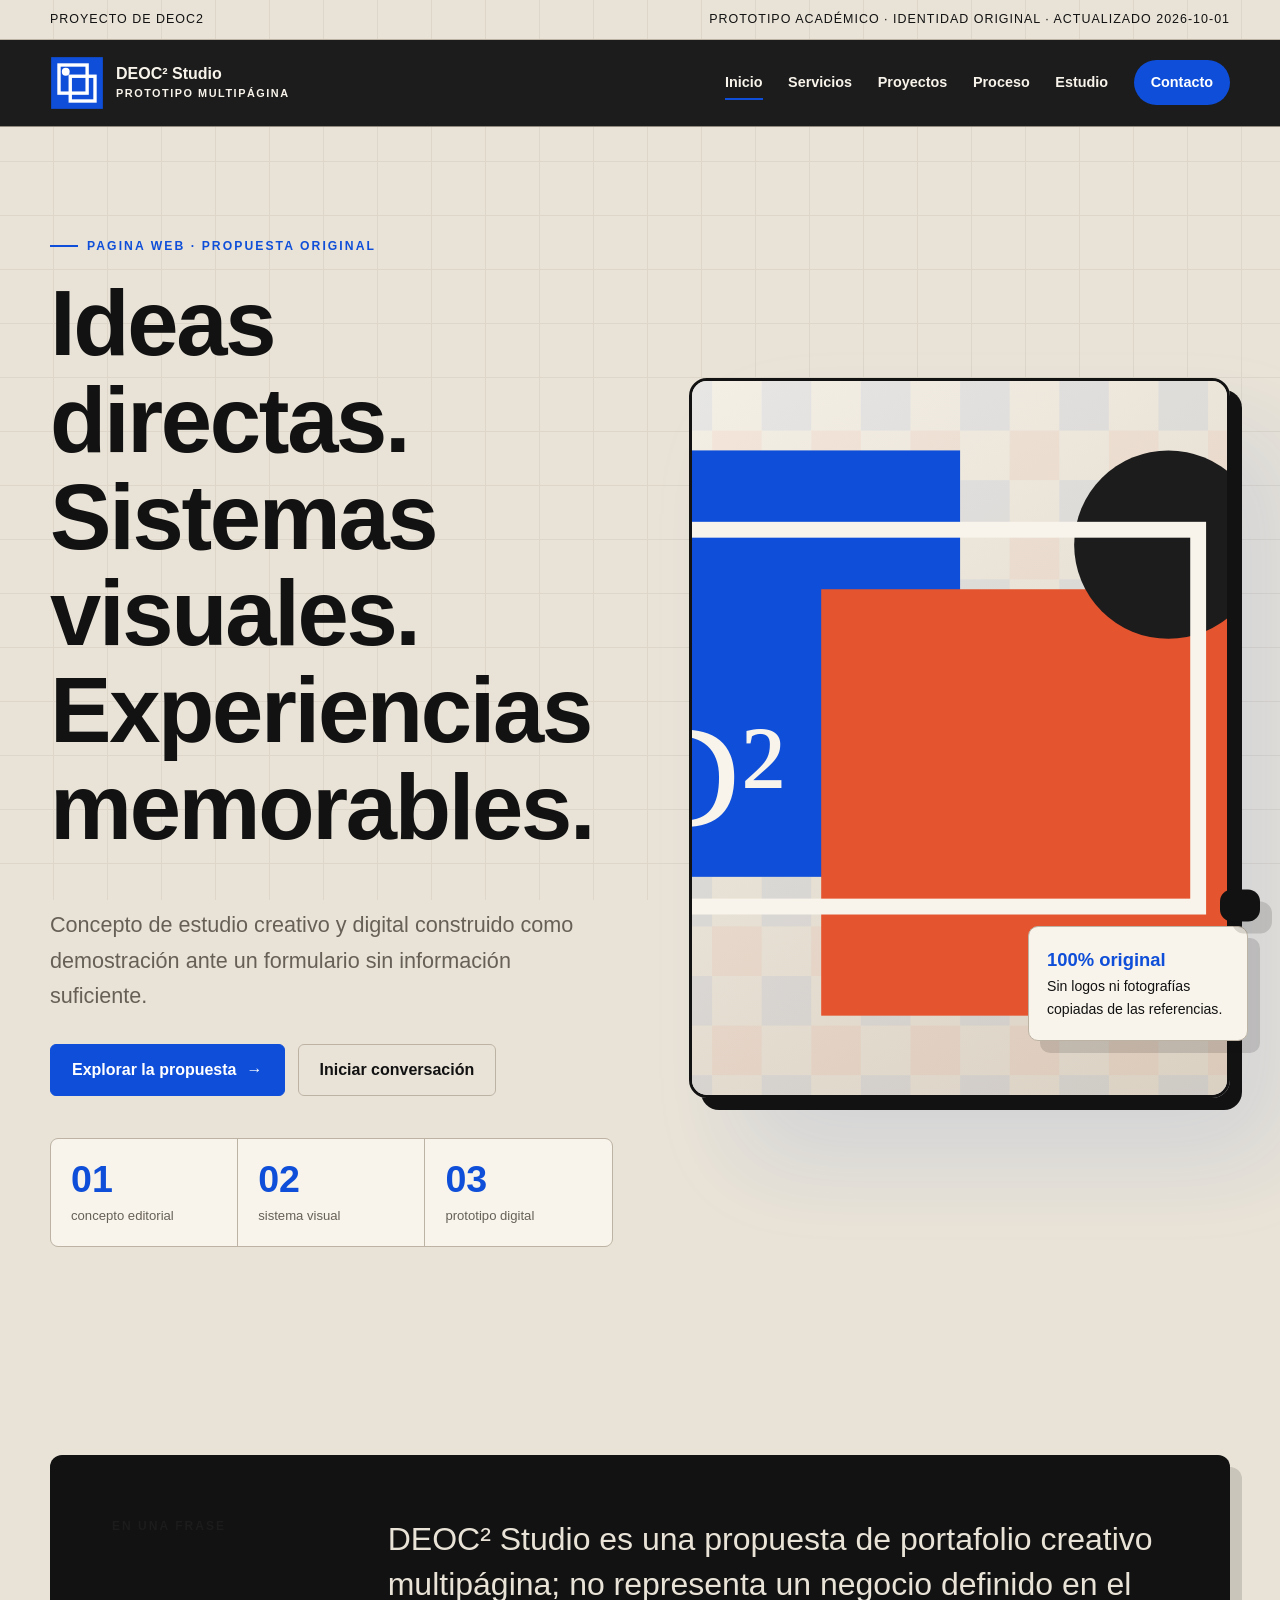
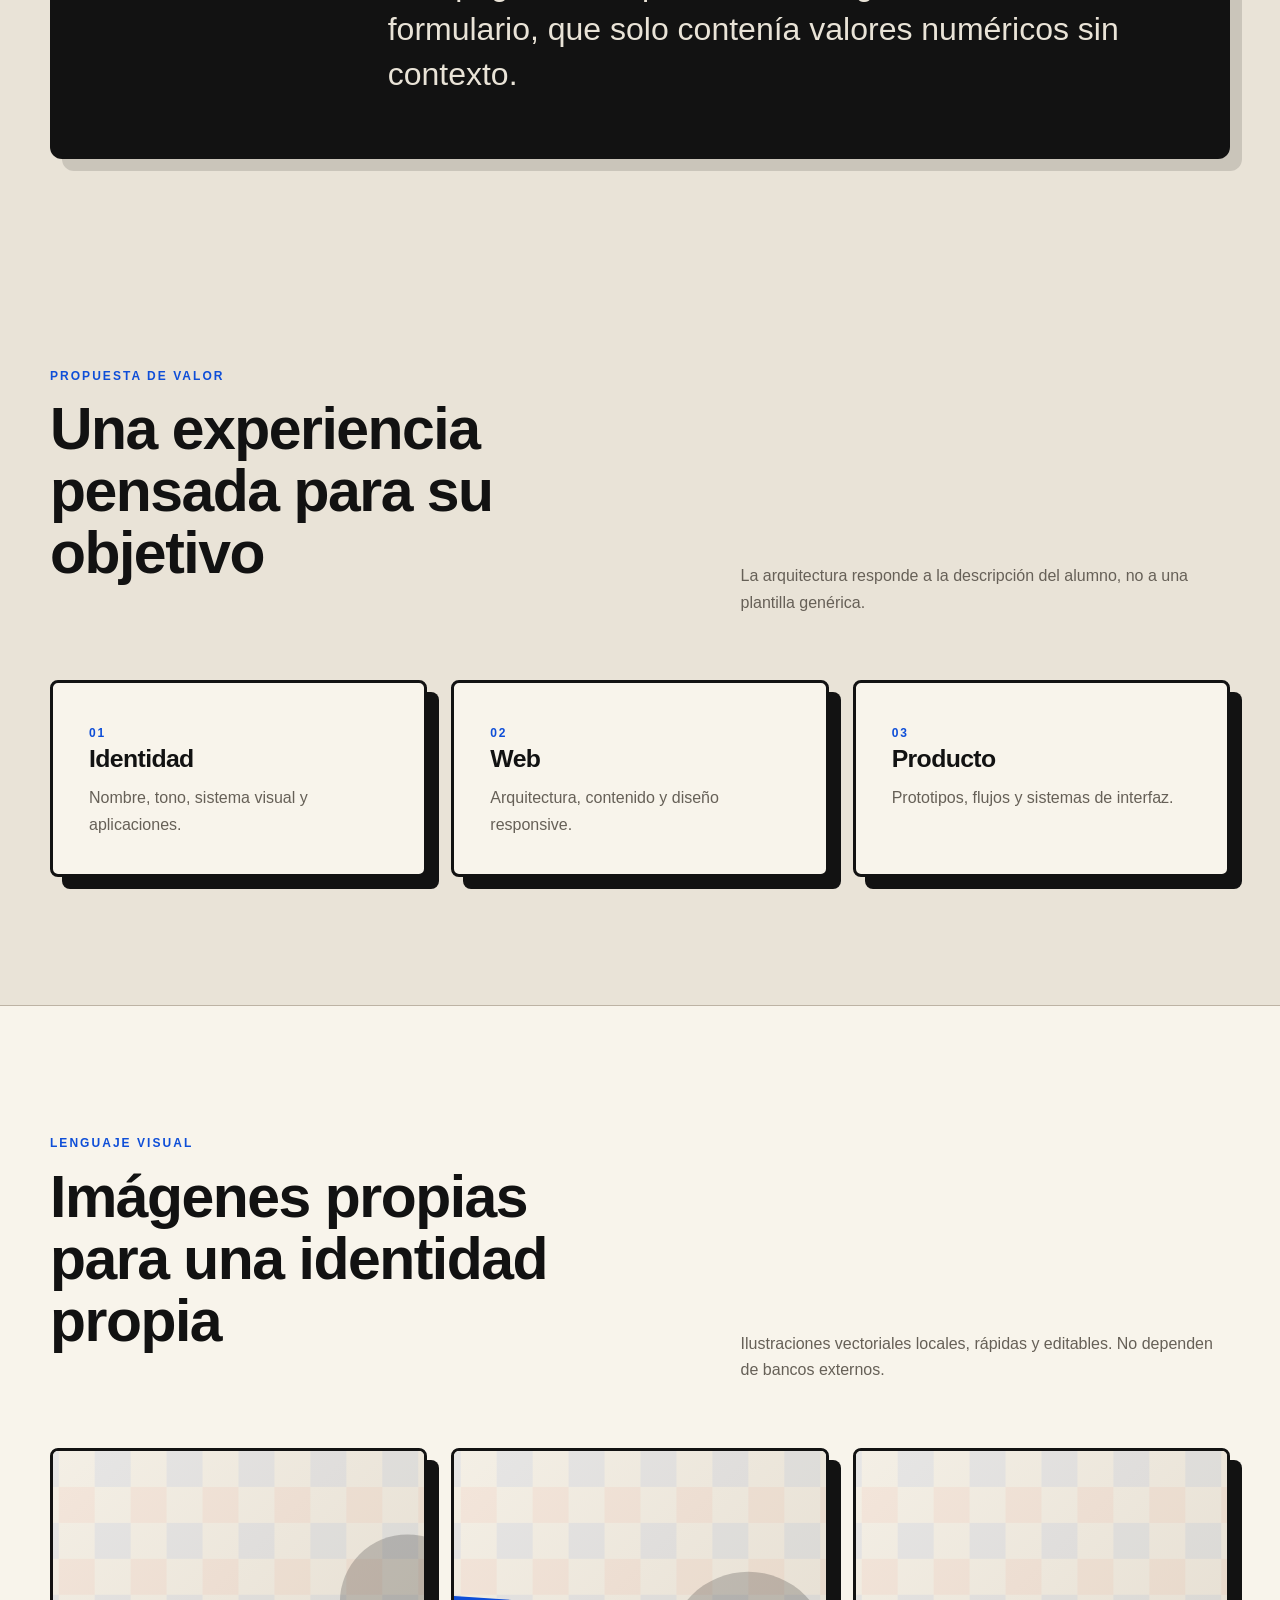
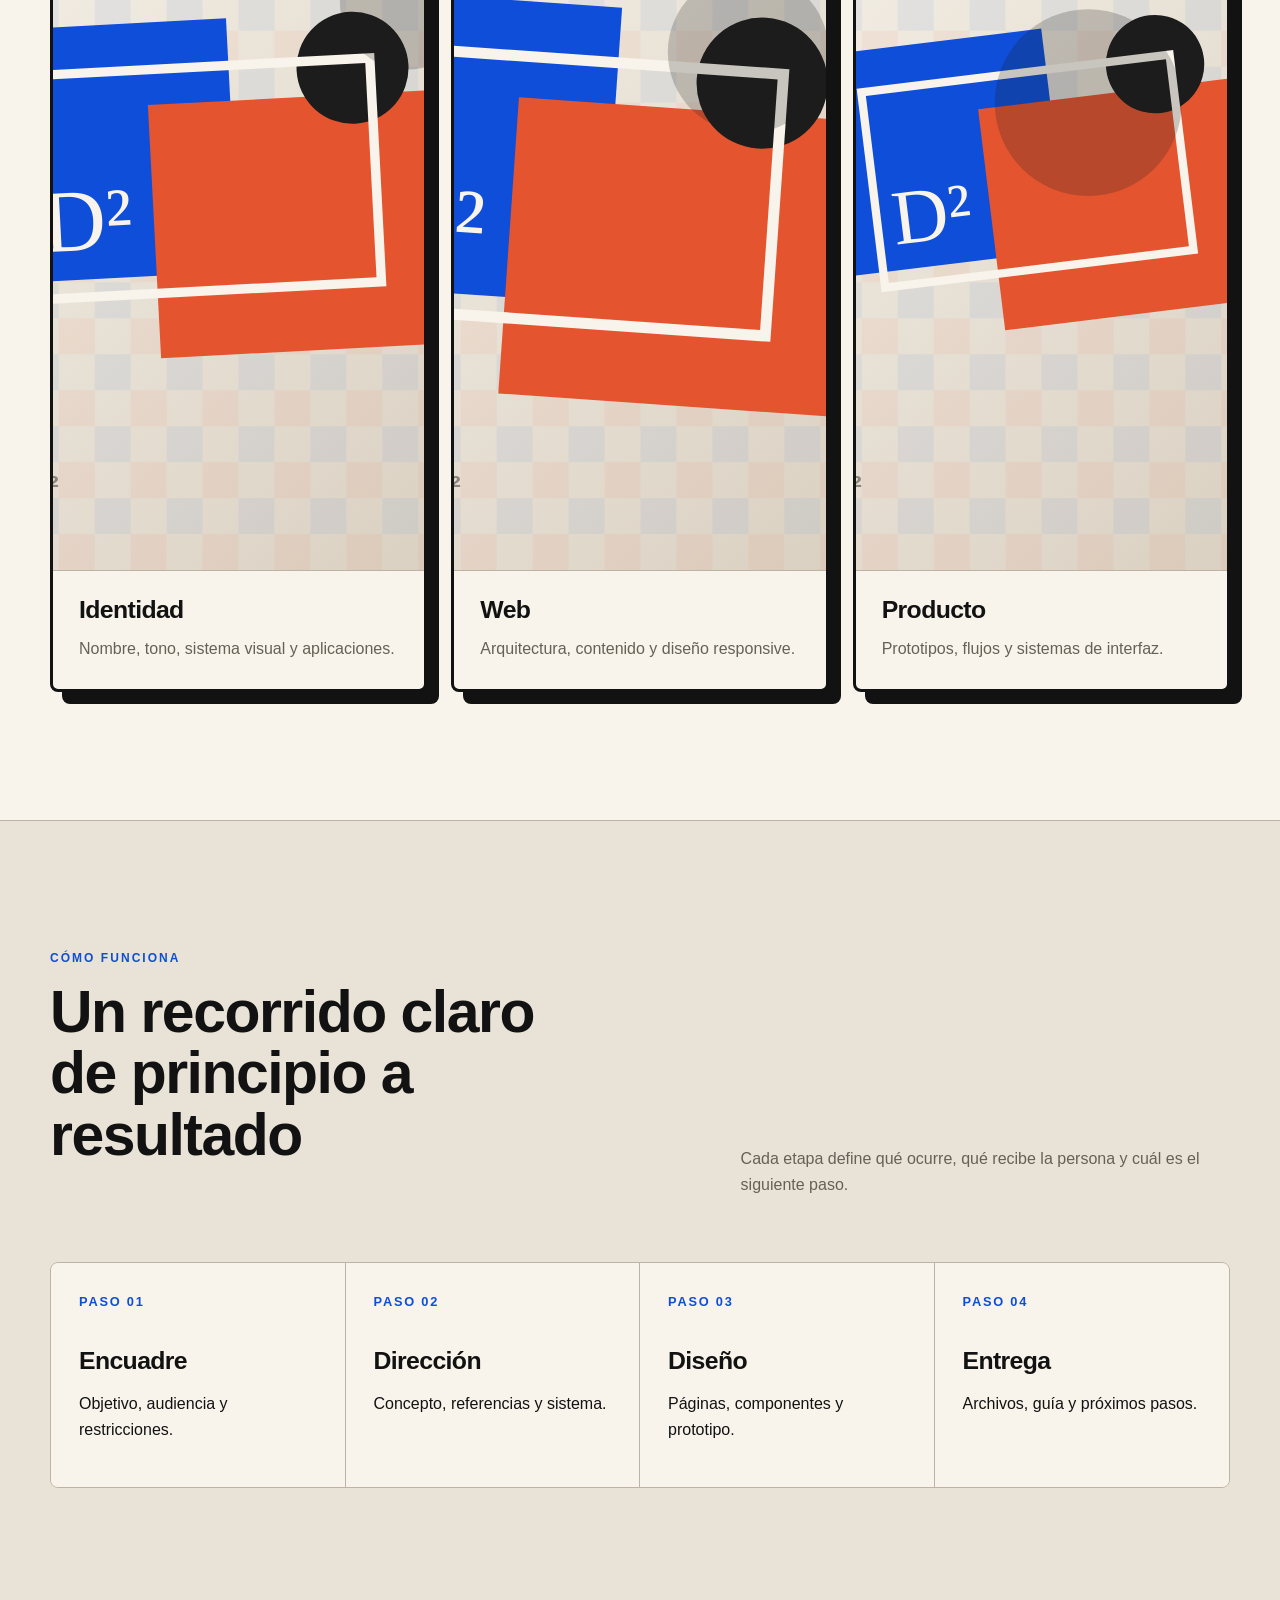
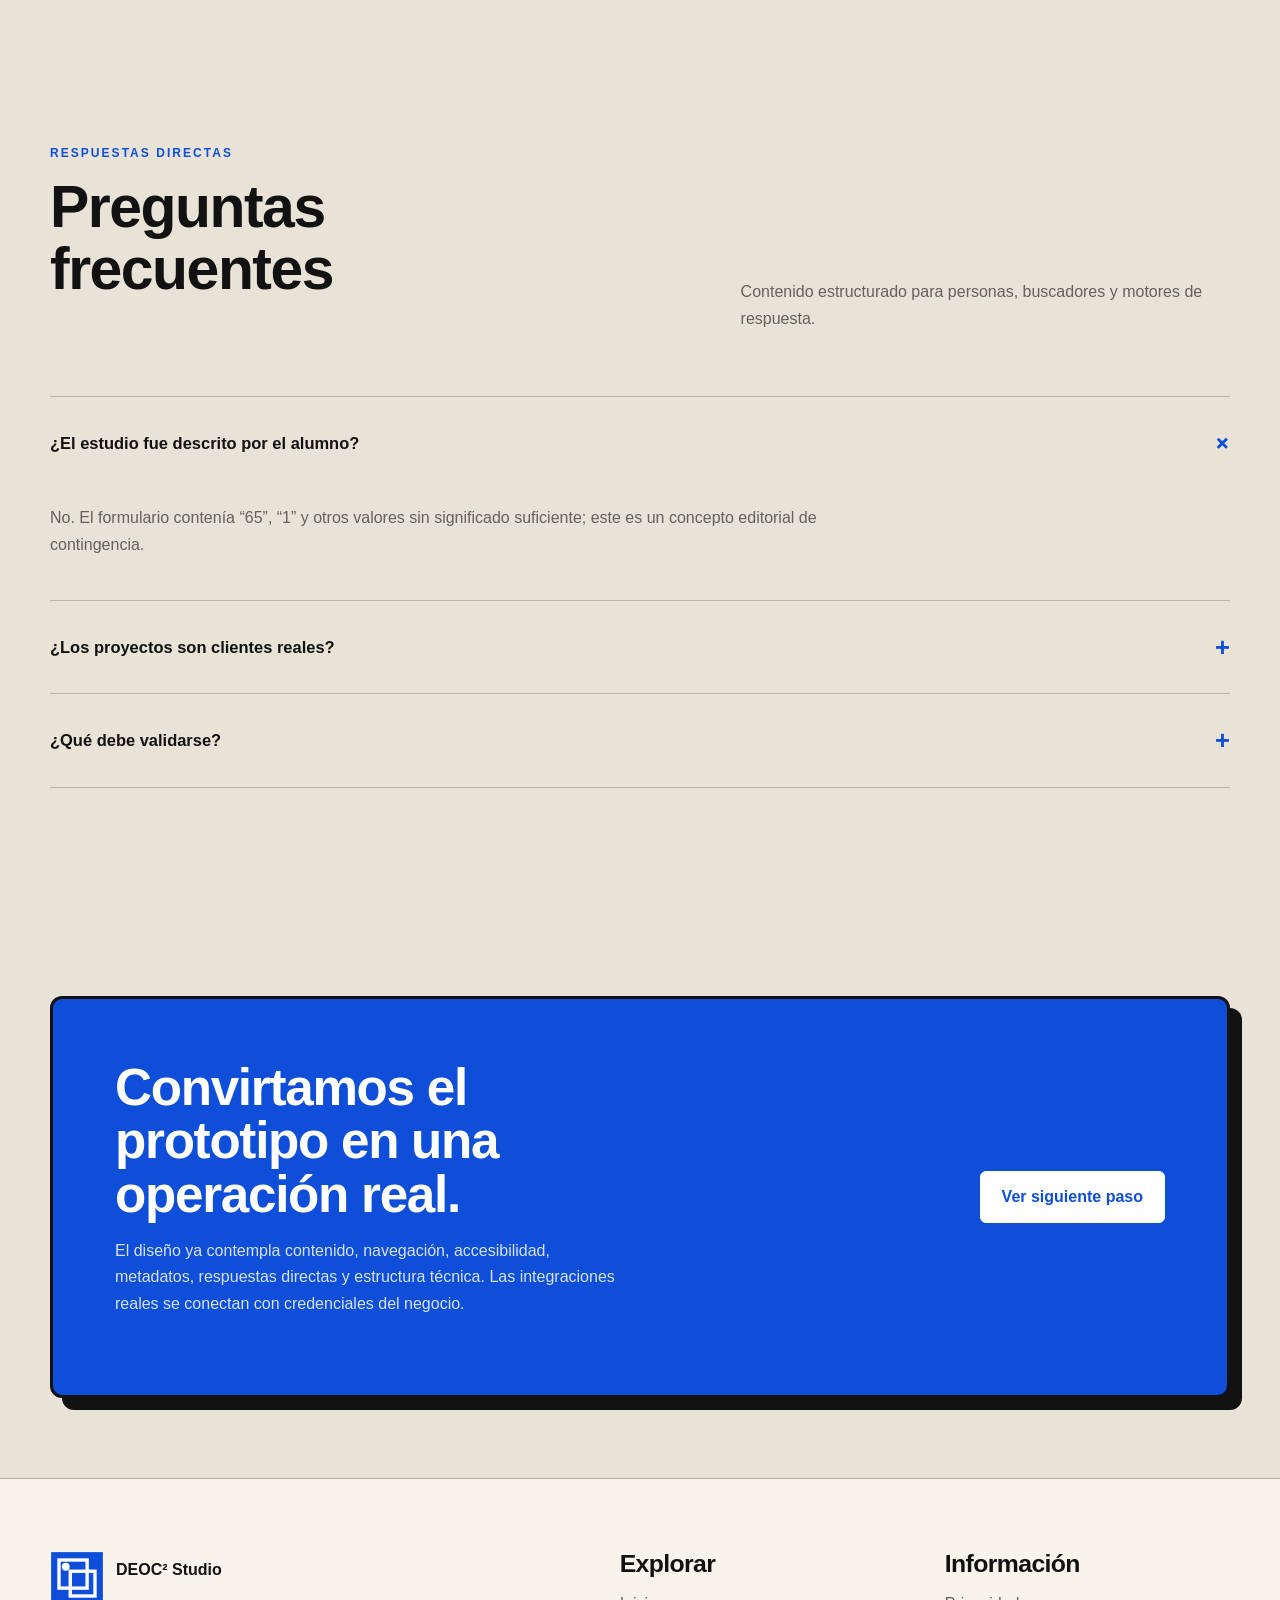
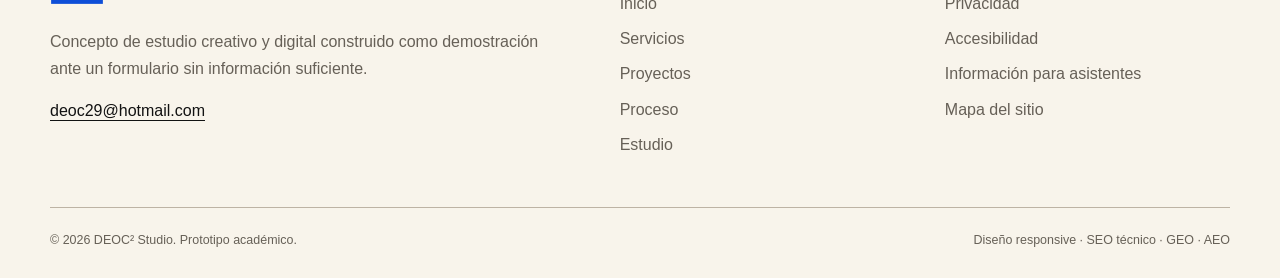
<file: index.html>
<!doctype html><html lang="es"><head>
<meta charset="utf-8"><meta name="viewport" content="width=device-width,initial-scale=1"><meta name="theme-color" content="#0e4ed8">
<title>Inicio | DEOC² Studio</title><meta name="description" content="Inicio de DEOC² Studio. DEOC² Studio es una propuesta de portafolio creativo multipágina; no representa un negocio definido en el formulario, que solo conten…"><meta name="robots" content="index,follow,max-image-preview:large,max-snippet:-1,max-video-preview:-1"><meta name="generator" content="Centro Iberoamericano · prototipo académico">
<link rel="canonical" href="./index.html"><link rel="icon" href="assets/img/favicon.svg" type="image/svg+xml"><link rel="manifest" href="manifest.webmanifest"><link rel="stylesheet" href="assets/css/styles.css">
<meta property="og:type" content="website"><meta property="og:locale" content="es_EC"><meta property="og:title" content="Inicio | DEOC² Studio"><meta property="og:description" content="Inicio de DEOC² Studio. DEOC² Studio es una propuesta de portafolio creativo multipágina; no representa un negocio definido en el formulario, que solo conten…"><meta property="og:url" content="./index.html"><meta property="og:image" content="assets/img/og-cover.png"><meta property="og:image:width" content="1200"><meta property="og:image:height" content="630"><meta property="og:site_name" content="DEOC² Studio">
<meta name="twitter:card" content="summary_large_image"><meta name="twitter:title" content="Inicio | DEOC² Studio"><meta name="twitter:description" content="Inicio de DEOC² Studio. DEOC² Studio es una propuesta de portafolio creativo multipágina; no representa un negocio definido en el formulario, que solo conten…"><meta name="twitter:image" content="assets/img/og-cover.png">
<script type="application/ld+json">{"@context":"https://schema.org","@type":"ProfessionalService","@id":"./#entity","name":"DEOC² Studio","description":"Concepto de estudio creativo y digital construido como demostración ante un formulario sin información suficiente.","url":"./index.html","logo":"./assets/img/logo.svg","image":"./assets/img/og-cover.png","inLanguage":"es","email":"deoc29@hotmail.com"}</script><script type="application/ld+json">{"@context":"https://schema.org","@type":"WebSite","@id":"./#website","name":"DEOC² Studio","url":"./index.html","inLanguage":"es","publisher":{"@id":"./#entity"}}</script><script type="application/ld+json">{"@context":"https://schema.org","@type":"WebPage","name":"Inicio","description":"DEOC² Studio es una propuesta de portafolio creativo multipágina; no representa un negocio definido en el formulario, que solo contenía valores numéricos…","url":"./index.html","inLanguage":"es","isPartOf":{"@id":"./#website"},"about":{"@id":"./#entity"},"dateModified":"2026-10-01"}</script><script type="application/ld+json">{"@context":"https://schema.org","@type":"FAQPage","mainEntity":[{"@type":"Question","name":"¿El estudio fue descrito por el alumno?","acceptedAnswer":{"@type":"Answer","text":"No. El formulario contenía “65”, “1” y otros valores sin significado suficiente; este es un concepto editorial de contingencia."}},{"@type":"Question","name":"¿Los proyectos son clientes reales?","acceptedAnswer":{"@type":"Answer","text":"No. Son casos visuales ficticios y están rotulados como conceptos."}},{"@type":"Question","name":"¿Qué debe validarse?","acceptedAnswer":{"@type":"Answer","text":"Nombre, actividad, público, portafolio, datos de contacto y objetivos comerciales."}}]}</script></head><body data-theme="studio"><a class="skip-link" href="#contenido">Saltar al contenido</a>
<div class="topbar"><div class="container"><span>Proyecto de deoc2</span><span>Prototipo académico · identidad original · actualizado 2026-10-01</span></div></div>
<header class="site-header">
  <div class="container nav-wrap">
    <a class="brand" href="index.html" aria-label="Ir al inicio de DEOC² Studio"><img src="assets/img/favicon.svg" width="54" height="54" alt=""><span>DEOC² Studio<small>prototipo multipágina</small></span></a>
    <button class="menu-toggle" id="menu-toggle" type="button" aria-expanded="false" aria-controls="site-nav">Menú</button>
    <nav class="site-nav" id="site-nav" aria-label="Navegación principal"><a class="" href="index.html" aria-current="page">Inicio</a><a class="" href="servicios.html">Servicios</a><a class="" href="proyectos.html">Proyectos</a><a class="" href="proceso.html">Proceso</a><a class="" href="estudio.html">Estudio</a><a class="nav-cta" href="contacto.html">Contacto</a></nav>
  </div>
</header><main id="contenido">
<section class="hero"><div class="container hero-grid"><div class="hero-copy"><div class="eyebrow">pagina web · propuesta original</div><h1>Ideas directas. Sistemas visuales. Experiencias memorables.</h1><p class="lead">Concepto de estudio creativo y digital construido como demostración ante un formulario sin información suficiente.</p><div class="hero-actions"><a class="btn" href="servicios.html">Explorar la propuesta <span aria-hidden="true">→</span></a><a class="btn btn-secondary" href="contacto.html">Iniciar conversación</a></div><div class="stats"><div class="stat"><strong>01</strong><span>concepto editorial</span></div><div class="stat"><strong>02</strong><span>sistema visual</span></div><div class="stat"><strong>03</strong><span>prototipo digital</span></div></div></div><div class="hero-art"><img src="assets/img/hero.svg" width="1000" height="720" alt="Ilustración original para DEOC² Studio"><div class="hero-badge"><strong>100% original</strong>Sin logos ni fotografías copiadas de las referencias.</div></div></div></section>
<section class="section-sm"><div class="container"><div class="answer-box"><div class="label">En una frase</div><p>DEOC² Studio es una propuesta de portafolio creativo multipágina; no representa un negocio definido en el formulario, que solo contenía valores numéricos sin contexto.</p></div></div></section>
<section class="section"><div class="container"><div class="section-head"><div><div class="kicker">Propuesta de valor</div><h2>Una experiencia pensada para su objetivo</h2></div><p>La arquitectura responde a la descripción del alumno, no a una plantilla genérica.</p></div><div class="grid-3"><article class="card"><span class="number">01</span><h3>Identidad</h3><p>Nombre, tono, sistema visual y aplicaciones.</p></article><article class="card"><span class="number">02</span><h3>Web</h3><p>Arquitectura, contenido y diseño responsive.</p></article><article class="card"><span class="number">03</span><h3>Producto</h3><p>Prototipos, flujos y sistemas de interfaz.</p></article></div></div></section>
<section class="section section-alt"><div class="container"><div class="section-head"><div><div class="kicker">Lenguaje visual</div><h2>Imágenes propias para una identidad propia</h2></div><p>Ilustraciones vectoriales locales, rápidas y editables. No dependen de bancos externos.</p></div><div class="grid-3"><article class="card visual-card"><img src="assets/img/visual-1.svg" width="720" height="720" loading="lazy" alt="Ilustración original: Identidad"><div class="card-body"><h3>Identidad</h3><p>Nombre, tono, sistema visual y aplicaciones.</p></div></article><article class="card visual-card"><img src="assets/img/visual-2.svg" width="720" height="720" loading="lazy" alt="Ilustración original: Web"><div class="card-body"><h3>Web</h3><p>Arquitectura, contenido y diseño responsive.</p></div></article><article class="card visual-card"><img src="assets/img/visual-3.svg" width="720" height="720" loading="lazy" alt="Ilustración original: Producto"><div class="card-body"><h3>Producto</h3><p>Prototipos, flujos y sistemas de interfaz.</p></div></article></div></div></section>
<section class="section"><div class="container"><div class="section-head"><div><div class="kicker">Cómo funciona</div><h2>Un recorrido claro de principio a resultado</h2></div><p>Cada etapa define qué ocurre, qué recibe la persona y cuál es el siguiente paso.</p></div><div class="step-list"><article class="step"><strong>Paso 01</strong><h3>Encuadre</h3><p>Objetivo, audiencia y restricciones.</p></article><article class="step"><strong>Paso 02</strong><h3>Dirección</h3><p>Concepto, referencias y sistema.</p></article><article class="step"><strong>Paso 03</strong><h3>Diseño</h3><p>Páginas, componentes y prototipo.</p></article><article class="step"><strong>Paso 04</strong><h3>Entrega</h3><p>Archivos, guía y próximos pasos.</p></article></div></div></section>
<section class="section"><div class="container"><div class="section-head"><div><div class="kicker">Respuestas directas</div><h2>Preguntas frecuentes</h2></div><p>Contenido estructurado para personas, buscadores y motores de respuesta.</p></div><div class="faq-list"><div class="faq-item" data-open="true"><button class="faq-question" type="button" aria-expanded="true"><span>¿El estudio fue descrito por el alumno?</span><span aria-hidden="true">+</span></button><div class="faq-answer"><p>No. El formulario contenía “65”, “1” y otros valores sin significado suficiente; este es un concepto editorial de contingencia.</p></div></div><div class="faq-item" data-open="false"><button class="faq-question" type="button" aria-expanded="false"><span>¿Los proyectos son clientes reales?</span><span aria-hidden="true">+</span></button><div class="faq-answer"><p>No. Son casos visuales ficticios y están rotulados como conceptos.</p></div></div><div class="faq-item" data-open="false"><button class="faq-question" type="button" aria-expanded="false"><span>¿Qué debe validarse?</span><span aria-hidden="true">+</span></button><div class="faq-answer"><p>Nombre, actividad, público, portafolio, datos de contacto y objetivos comerciales.</p></div></div></div></div></section>
<section class="section-sm"><div class="container"><div class="callout"><div><h2>Convirtamos el prototipo en una operación real.</h2><p>El diseño ya contempla contenido, navegación, accesibilidad, metadatos, respuestas directas y estructura técnica. Las integraciones reales se conectan con credenciales del negocio.</p></div><a class="btn" href="contacto.html">Ver siguiente paso</a></div></div></section>
</main><footer class="site-footer">
  <div class="container">
    <div class="footer-grid">
      <div><a class="brand" href="index.html"><img src="assets/img/favicon.svg" width="54" height="54" alt=""><span>DEOC² Studio<small>identidad provisional</small></span></a><p>Concepto de estudio creativo y digital construido como demostración ante un formulario sin información suficiente.</p><a href="mailto:deoc29@hotmail.com">deoc29@hotmail.com</a></div>
      <div><h3>Explorar</h3><div class="footer-links"><a href="index.html">Inicio</a><a href="servicios.html">Servicios</a><a href="proyectos.html">Proyectos</a><a href="proceso.html">Proceso</a><a href="estudio.html">Estudio</a></div></div>
      <div><h3>Información</h3><div class="footer-links"><a href="privacidad.html">Privacidad</a><a href="accesibilidad.html">Accesibilidad</a><a href="llms.txt">Información para asistentes</a><a href="sitemap.xml">Mapa del sitio</a></div></div>
    </div>
    <div class="footer-bottom"><span>© <span id="year">2026</span> DEOC² Studio. Prototipo académico.</span><span>Diseño responsive · SEO técnico · GEO · AEO</span></div>
  </div>
</footer><div id="toast" class="toast" role="status" aria-live="polite"></div><script src="assets/js/app.js" defer></script></body></html>
</file>
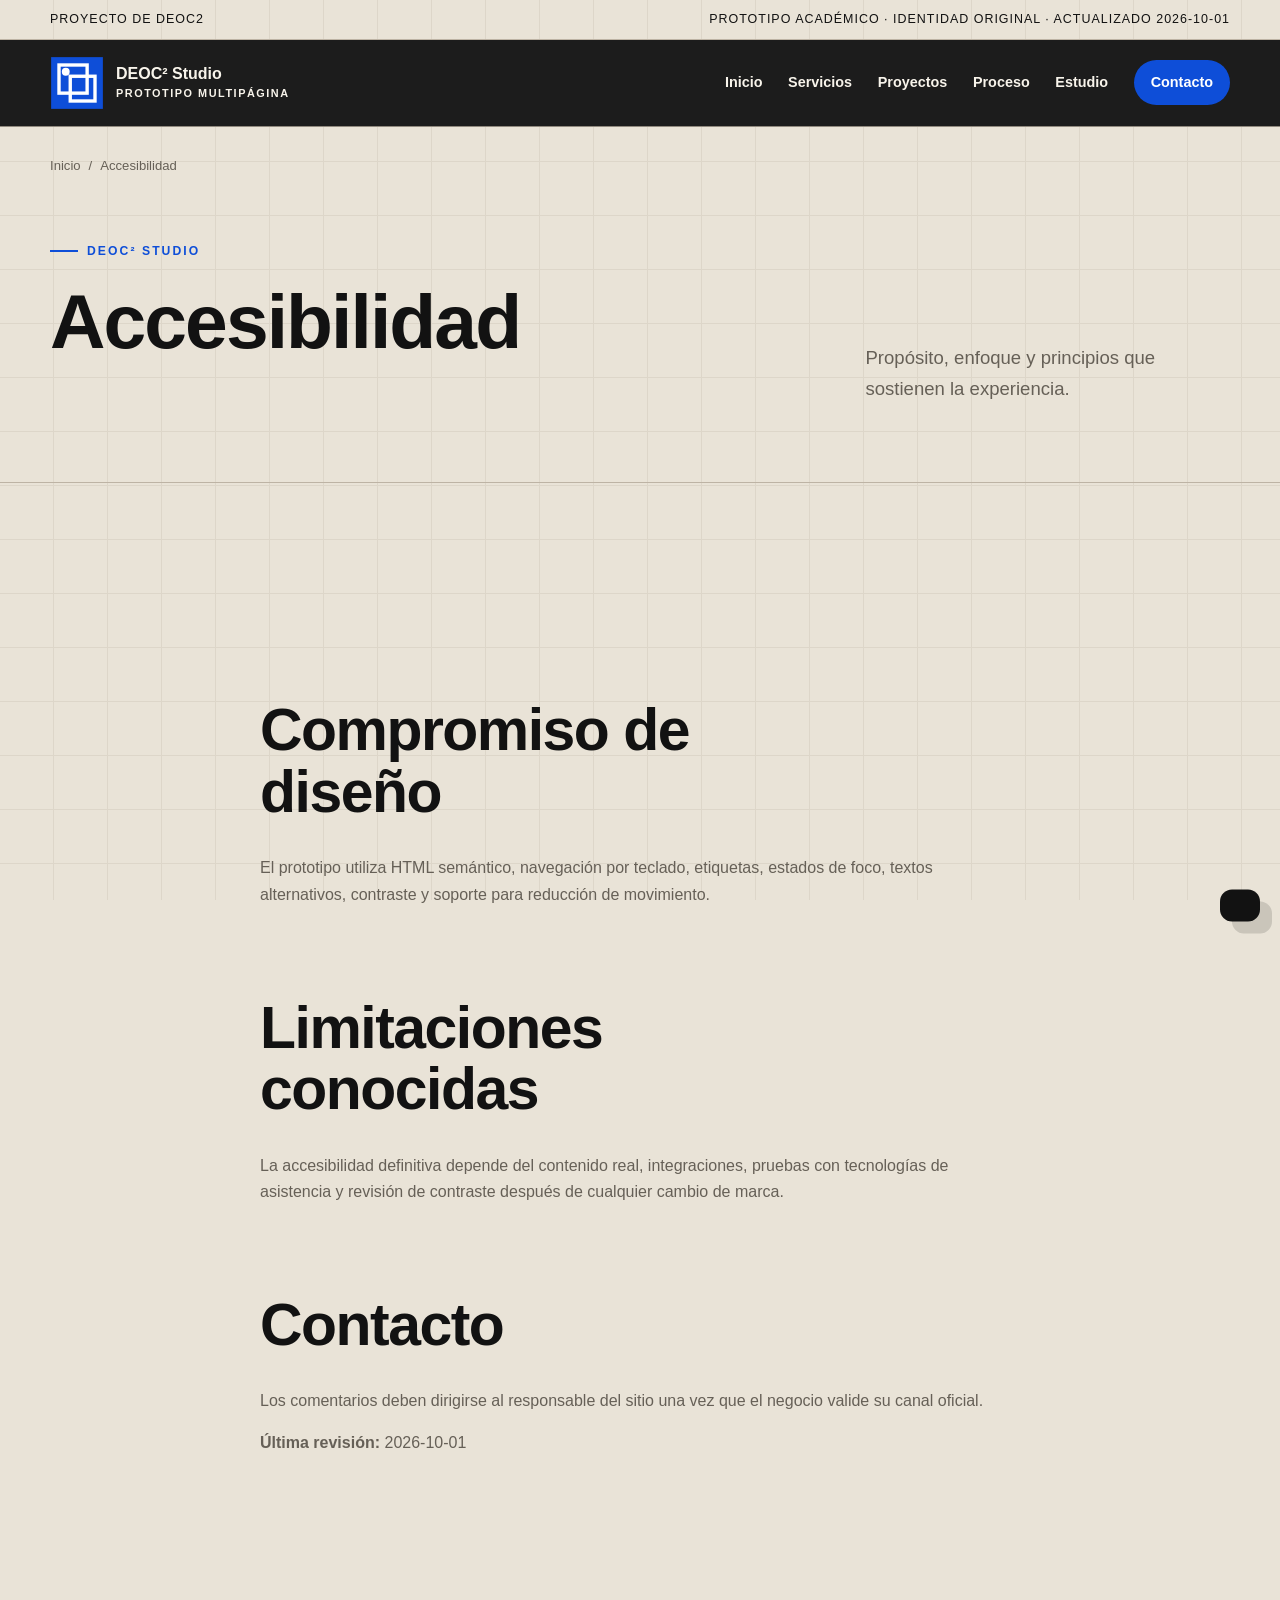
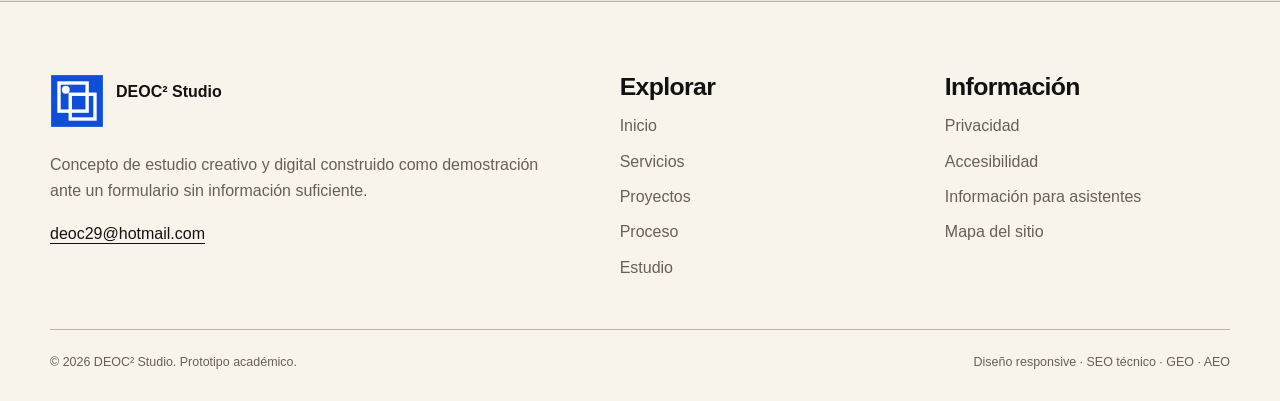
<file: accesibilidad.html>
<!doctype html><html lang="es"><head>
<meta charset="utf-8"><meta name="viewport" content="width=device-width,initial-scale=1"><meta name="theme-color" content="#0e4ed8">
<title>Accesibilidad | DEOC² Studio</title><meta name="description" content="Accesibilidad de DEOC² Studio. DEOC² Studio es una propuesta de portafolio creativo multipágina; no representa un negocio definido en el formulario, que solo…"><meta name="robots" content="index,follow,max-image-preview:large,max-snippet:-1,max-video-preview:-1"><meta name="generator" content="Centro Iberoamericano · prototipo académico">
<link rel="canonical" href="./accesibilidad.html"><link rel="icon" href="assets/img/favicon.svg" type="image/svg+xml"><link rel="manifest" href="manifest.webmanifest"><link rel="stylesheet" href="assets/css/styles.css">
<meta property="og:type" content="website"><meta property="og:locale" content="es_EC"><meta property="og:title" content="Accesibilidad | DEOC² Studio"><meta property="og:description" content="Accesibilidad de DEOC² Studio. DEOC² Studio es una propuesta de portafolio creativo multipágina; no representa un negocio definido en el formulario, que solo…"><meta property="og:url" content="./accesibilidad.html"><meta property="og:image" content="assets/img/og-cover.png"><meta property="og:image:width" content="1200"><meta property="og:image:height" content="630"><meta property="og:site_name" content="DEOC² Studio">
<meta name="twitter:card" content="summary_large_image"><meta name="twitter:title" content="Accesibilidad | DEOC² Studio"><meta name="twitter:description" content="Accesibilidad de DEOC² Studio. DEOC² Studio es una propuesta de portafolio creativo multipágina; no representa un negocio definido en el formulario, que solo…"><meta name="twitter:image" content="assets/img/og-cover.png">
<script type="application/ld+json">{"@context":"https://schema.org","@type":"ProfessionalService","@id":"./#entity","name":"DEOC² Studio","description":"Concepto de estudio creativo y digital construido como demostración ante un formulario sin información suficiente.","url":"./index.html","logo":"./assets/img/logo.svg","image":"./assets/img/og-cover.png","inLanguage":"es","email":"deoc29@hotmail.com"}</script><script type="application/ld+json">{"@context":"https://schema.org","@type":"WebSite","@id":"./#website","name":"DEOC² Studio","url":"./index.html","inLanguage":"es","publisher":{"@id":"./#entity"}}</script><script type="application/ld+json">{"@context":"https://schema.org","@type":"WebPage","name":"Accesibilidad","description":"DEOC² Studio es una propuesta de portafolio creativo multipágina; no representa un negocio definido en el formulario, que solo contenía valores numéricos…","url":"./accesibilidad.html","inLanguage":"es","isPartOf":{"@id":"./#website"},"about":{"@id":"./#entity"},"dateModified":"2026-10-01"}</script><script type="application/ld+json">{"@context":"https://schema.org","@type":"BreadcrumbList","itemListElement":[{"@type":"ListItem","position":1,"name":"Inicio","item":"./index.html"},{"@type":"ListItem","position":2,"name":"Accesibilidad","item":"./accesibilidad.html"}]}</script></head><body data-theme="studio"><a class="skip-link" href="#contenido">Saltar al contenido</a>
<div class="topbar"><div class="container"><span>Proyecto de deoc2</span><span>Prototipo académico · identidad original · actualizado 2026-10-01</span></div></div>
<header class="site-header">
  <div class="container nav-wrap">
    <a class="brand" href="index.html" aria-label="Ir al inicio de DEOC² Studio"><img src="assets/img/favicon.svg" width="54" height="54" alt=""><span>DEOC² Studio<small>prototipo multipágina</small></span></a>
    <button class="menu-toggle" id="menu-toggle" type="button" aria-expanded="false" aria-controls="site-nav">Menú</button>
    <nav class="site-nav" id="site-nav" aria-label="Navegación principal"><a class="" href="index.html">Inicio</a><a class="" href="servicios.html">Servicios</a><a class="" href="proyectos.html">Proyectos</a><a class="" href="proceso.html">Proceso</a><a class="" href="estudio.html">Estudio</a><a class="nav-cta" href="contacto.html">Contacto</a></nav>
  </div>
</header><main id="contenido"><div class="container breadcrumbs"><a href="index.html">Inicio</a><span aria-hidden="true">/</span><span>Accesibilidad</span></div><section class="page-hero"><div class="container inner"><div><div class="eyebrow">DEOC² Studio</div><h1>Accesibilidad</h1></div><p>Propósito, enfoque y principios que sostienen la experiencia.</p></div></section><section class="section"><div class="container prose"><h2>Compromiso de diseño</h2><p>El prototipo utiliza HTML semántico, navegación por teclado, etiquetas, estados de foco, textos alternativos, contraste y soporte para reducción de movimiento.</p><h2>Limitaciones conocidas</h2><p>La accesibilidad definitiva depende del contenido real, integraciones, pruebas con tecnologías de asistencia y revisión de contraste después de cualquier cambio de marca.</p><h2>Contacto</h2><p>Los comentarios deben dirigirse al responsable del sitio una vez que el negocio valide su canal oficial.</p><p><strong>Última revisión:</strong> 2026-10-01</p></div></section></main><footer class="site-footer">
  <div class="container">
    <div class="footer-grid">
      <div><a class="brand" href="index.html"><img src="assets/img/favicon.svg" width="54" height="54" alt=""><span>DEOC² Studio<small>identidad provisional</small></span></a><p>Concepto de estudio creativo y digital construido como demostración ante un formulario sin información suficiente.</p><a href="mailto:deoc29@hotmail.com">deoc29@hotmail.com</a></div>
      <div><h3>Explorar</h3><div class="footer-links"><a href="index.html">Inicio</a><a href="servicios.html">Servicios</a><a href="proyectos.html">Proyectos</a><a href="proceso.html">Proceso</a><a href="estudio.html">Estudio</a></div></div>
      <div><h3>Información</h3><div class="footer-links"><a href="privacidad.html">Privacidad</a><a href="accesibilidad.html">Accesibilidad</a><a href="llms.txt">Información para asistentes</a><a href="sitemap.xml">Mapa del sitio</a></div></div>
    </div>
    <div class="footer-bottom"><span>© <span id="year">2026</span> DEOC² Studio. Prototipo académico.</span><span>Diseño responsive · SEO técnico · GEO · AEO</span></div>
  </div>
</footer><div id="toast" class="toast" role="status" aria-live="polite"></div><script src="assets/js/app.js" defer></script></body></html>
</file>
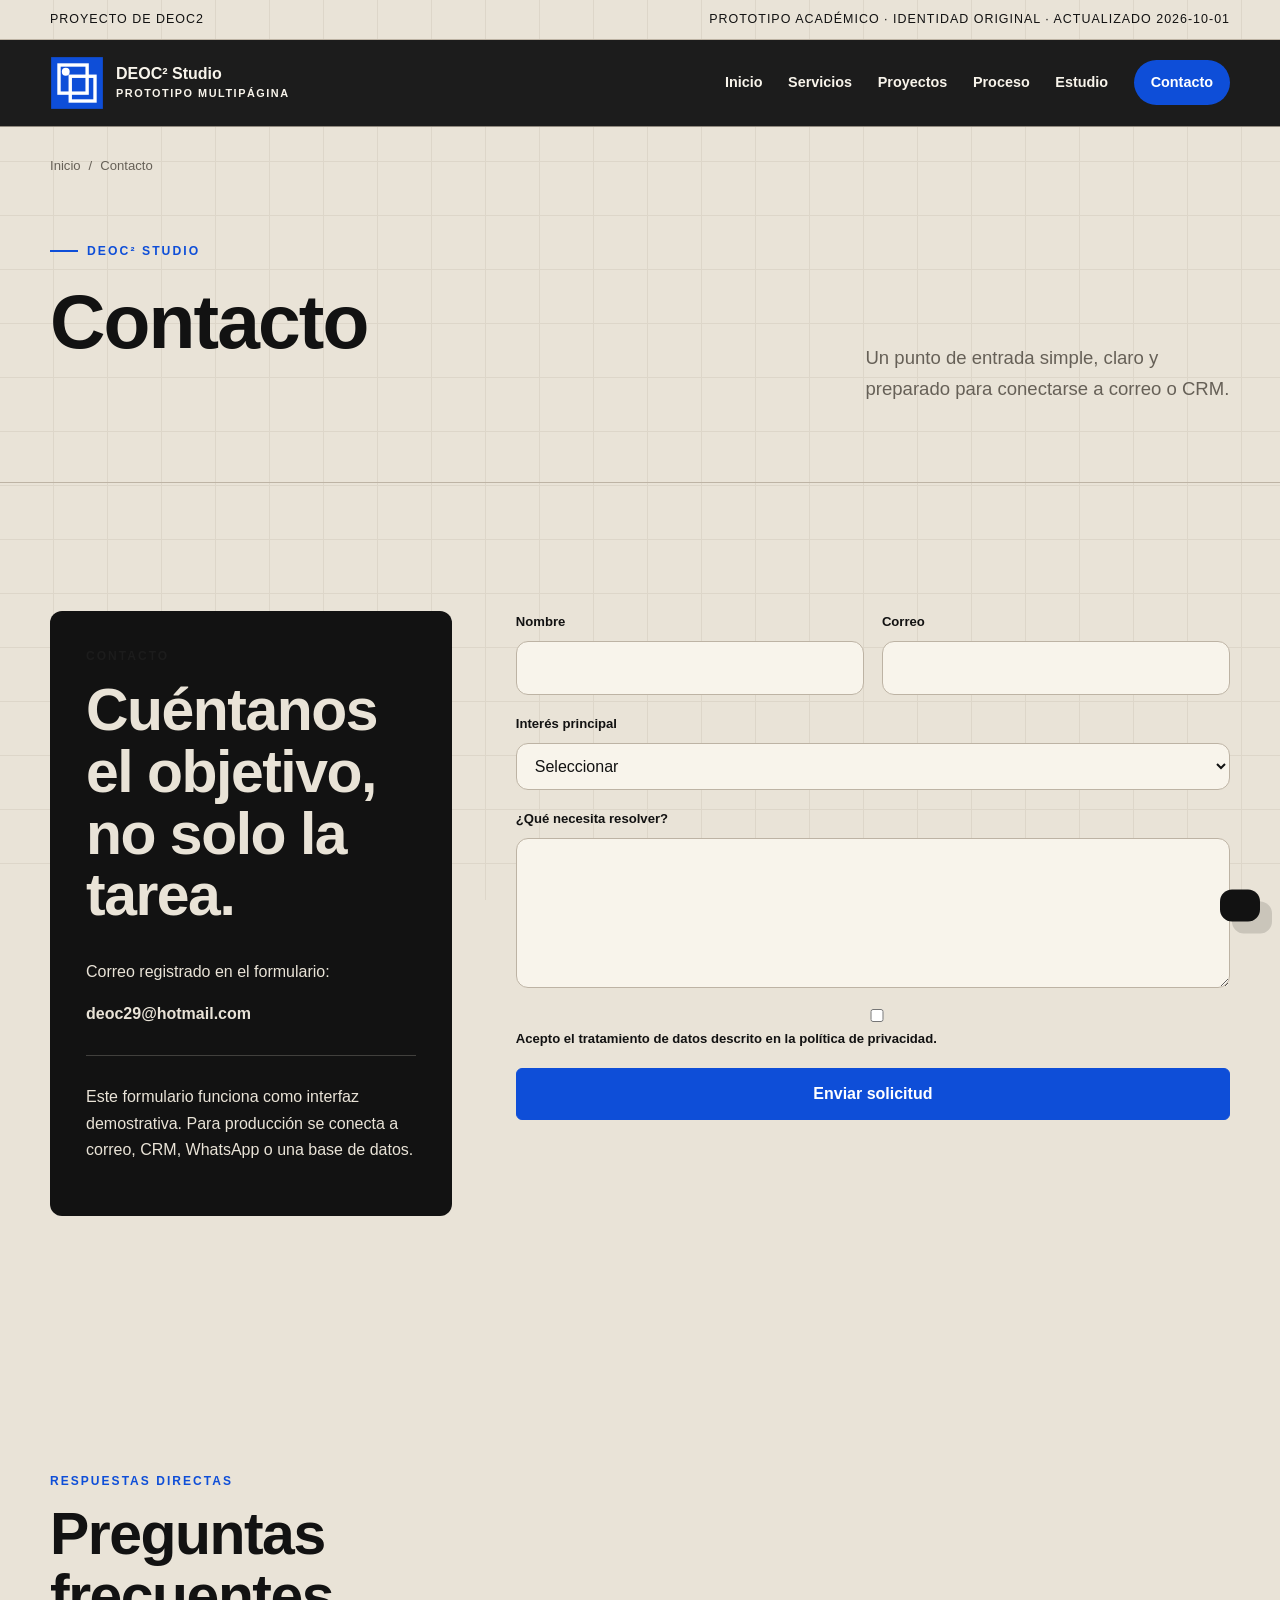
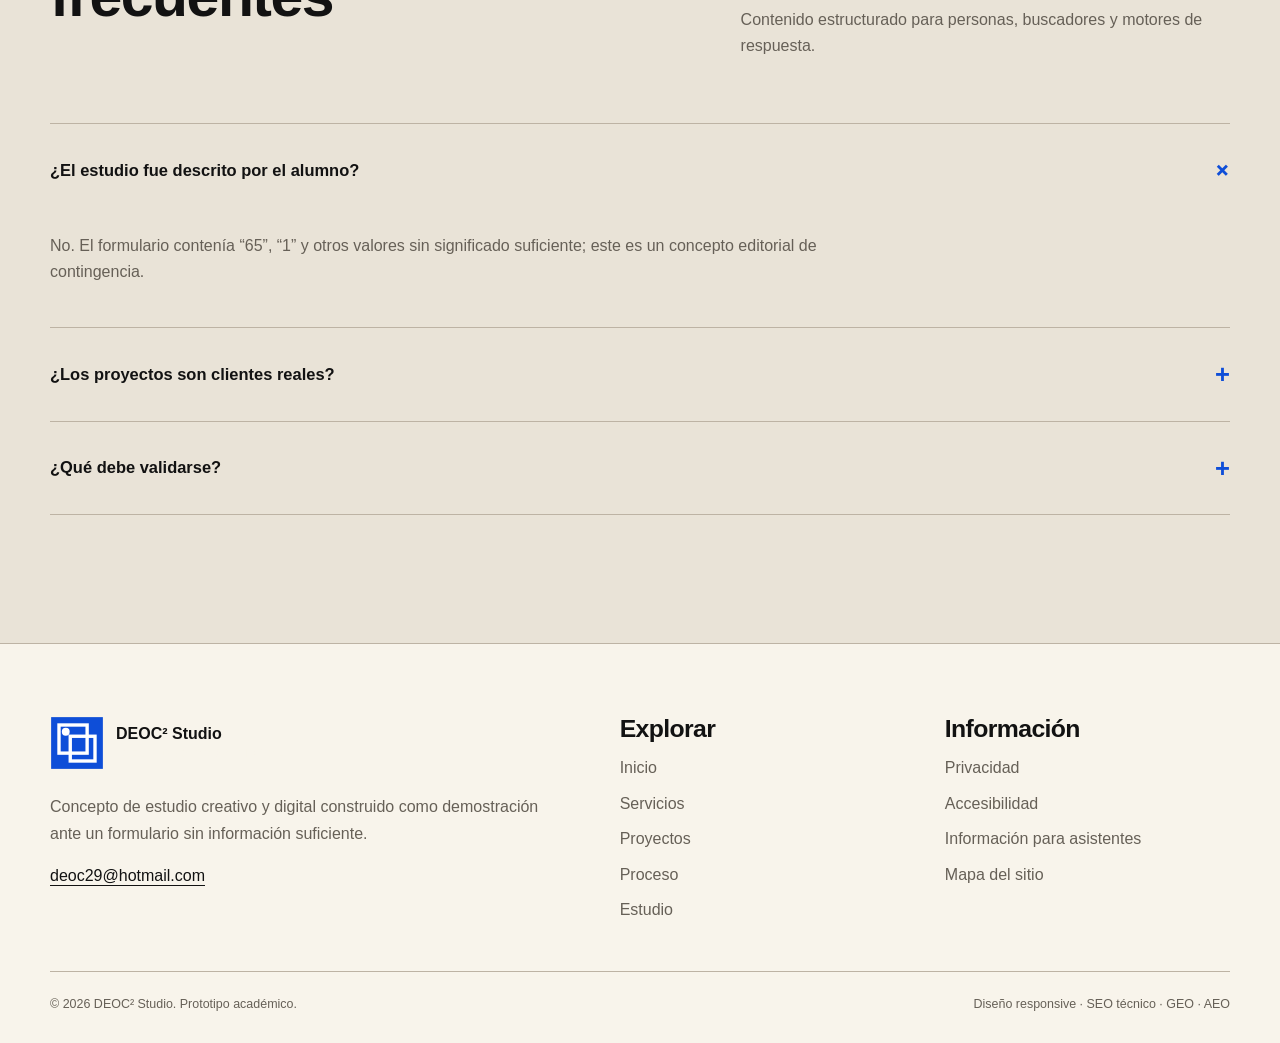
<file: contacto.html>
<!doctype html><html lang="es"><head>
<meta charset="utf-8"><meta name="viewport" content="width=device-width,initial-scale=1"><meta name="theme-color" content="#0e4ed8">
<title>Contacto | DEOC² Studio</title><meta name="description" content="Contacto de DEOC² Studio. DEOC² Studio es una propuesta de portafolio creativo multipágina; no representa un negocio definido en el formulario, que solo cont…"><meta name="robots" content="index,follow,max-image-preview:large,max-snippet:-1,max-video-preview:-1"><meta name="generator" content="Centro Iberoamericano · prototipo académico">
<link rel="canonical" href="./contacto.html"><link rel="icon" href="assets/img/favicon.svg" type="image/svg+xml"><link rel="manifest" href="manifest.webmanifest"><link rel="stylesheet" href="assets/css/styles.css">
<meta property="og:type" content="website"><meta property="og:locale" content="es_EC"><meta property="og:title" content="Contacto | DEOC² Studio"><meta property="og:description" content="Contacto de DEOC² Studio. DEOC² Studio es una propuesta de portafolio creativo multipágina; no representa un negocio definido en el formulario, que solo cont…"><meta property="og:url" content="./contacto.html"><meta property="og:image" content="assets/img/og-cover.png"><meta property="og:image:width" content="1200"><meta property="og:image:height" content="630"><meta property="og:site_name" content="DEOC² Studio">
<meta name="twitter:card" content="summary_large_image"><meta name="twitter:title" content="Contacto | DEOC² Studio"><meta name="twitter:description" content="Contacto de DEOC² Studio. DEOC² Studio es una propuesta de portafolio creativo multipágina; no representa un negocio definido en el formulario, que solo cont…"><meta name="twitter:image" content="assets/img/og-cover.png">
<script type="application/ld+json">{"@context":"https://schema.org","@type":"ProfessionalService","@id":"./#entity","name":"DEOC² Studio","description":"Concepto de estudio creativo y digital construido como demostración ante un formulario sin información suficiente.","url":"./index.html","logo":"./assets/img/logo.svg","image":"./assets/img/og-cover.png","inLanguage":"es","email":"deoc29@hotmail.com"}</script><script type="application/ld+json">{"@context":"https://schema.org","@type":"WebSite","@id":"./#website","name":"DEOC² Studio","url":"./index.html","inLanguage":"es","publisher":{"@id":"./#entity"}}</script><script type="application/ld+json">{"@context":"https://schema.org","@type":"WebPage","name":"Contacto","description":"DEOC² Studio es una propuesta de portafolio creativo multipágina; no representa un negocio definido en el formulario, que solo contenía valores numéricos…","url":"./contacto.html","inLanguage":"es","isPartOf":{"@id":"./#website"},"about":{"@id":"./#entity"},"dateModified":"2026-10-01"}</script><script type="application/ld+json">{"@context":"https://schema.org","@type":"BreadcrumbList","itemListElement":[{"@type":"ListItem","position":1,"name":"Inicio","item":"./index.html"},{"@type":"ListItem","position":2,"name":"Contacto","item":"./contacto.html"}]}</script><script type="application/ld+json">{"@context":"https://schema.org","@type":"FAQPage","mainEntity":[{"@type":"Question","name":"¿El estudio fue descrito por el alumno?","acceptedAnswer":{"@type":"Answer","text":"No. El formulario contenía “65”, “1” y otros valores sin significado suficiente; este es un concepto editorial de contingencia."}},{"@type":"Question","name":"¿Los proyectos son clientes reales?","acceptedAnswer":{"@type":"Answer","text":"No. Son casos visuales ficticios y están rotulados como conceptos."}},{"@type":"Question","name":"¿Qué debe validarse?","acceptedAnswer":{"@type":"Answer","text":"Nombre, actividad, público, portafolio, datos de contacto y objetivos comerciales."}}]}</script></head><body data-theme="studio"><a class="skip-link" href="#contenido">Saltar al contenido</a>
<div class="topbar"><div class="container"><span>Proyecto de deoc2</span><span>Prototipo académico · identidad original · actualizado 2026-10-01</span></div></div>
<header class="site-header">
  <div class="container nav-wrap">
    <a class="brand" href="index.html" aria-label="Ir al inicio de DEOC² Studio"><img src="assets/img/favicon.svg" width="54" height="54" alt=""><span>DEOC² Studio<small>prototipo multipágina</small></span></a>
    <button class="menu-toggle" id="menu-toggle" type="button" aria-expanded="false" aria-controls="site-nav">Menú</button>
    <nav class="site-nav" id="site-nav" aria-label="Navegación principal"><a class="" href="index.html">Inicio</a><a class="" href="servicios.html">Servicios</a><a class="" href="proyectos.html">Proyectos</a><a class="" href="proceso.html">Proceso</a><a class="" href="estudio.html">Estudio</a><a class="nav-cta" href="contacto.html" aria-current="page">Contacto</a></nav>
  </div>
</header><main id="contenido"><div class="container breadcrumbs"><a href="index.html">Inicio</a><span aria-hidden="true">/</span><span>Contacto</span></div><section class="page-hero"><div class="container inner"><div><div class="eyebrow">DEOC² Studio</div><h1>Contacto</h1></div><p>Un punto de entrada simple, claro y preparado para conectarse a correo o CRM.</p></div></section><section class="section"><div class="container contact-layout"><aside class="contact-panel"><div class="kicker" style="color:var(--accent)">Contacto</div><h2>Cuéntanos el objetivo, no solo la tarea.</h2><p>Correo registrado en el formulario:</p><p><strong>deoc29@hotmail.com</strong></p><hr style="border:0;border-top:1px solid color-mix(in srgb,var(--bg) 22%,transparent);margin:28px 0"><p>Este formulario funciona como interfaz demostrativa. Para producción se conecta a correo, CRM, WhatsApp o una base de datos.</p></aside><form name="contacto" method="POST" action="/gracias" data-netlify="true" netlify-honeypot="bot-field"><input type="hidden" name="form-name" value="contacto"><p hidden><label>No completar este campo: <input name="bot-field" tabindex="-1" autocomplete="off"></label></p><div class="form-grid"><div class="field"><label for="name">Nombre</label><input id="name" name="name" autocomplete="name" required></div><div class="field"><label for="email">Correo</label><input id="email" name="email" type="email" autocomplete="email" required></div><div class="field full"><label for="interest">Interés principal</label><select id="interest" name="interest"><option>Seleccionar</option><option>Dirección de marca</option><option>Diseño web</option><option>Prototipos digitales</option></select></div><div class="field full"><label for="message">¿Qué necesita resolver?</label><textarea id="message" name="message" required></textarea></div><div class="field full"><label><input type="checkbox" name="consentimiento" value="aceptado" required> Acepto el tratamiento de datos descrito en la política de privacidad.</label></div><div class="field full"><button class="btn" type="submit">Enviar solicitud</button></div></div></form></div></section><section class="section"><div class="container"><div class="section-head"><div><div class="kicker">Respuestas directas</div><h2>Preguntas frecuentes</h2></div><p>Contenido estructurado para personas, buscadores y motores de respuesta.</p></div><div class="faq-list"><div class="faq-item" data-open="true"><button class="faq-question" type="button" aria-expanded="true"><span>¿El estudio fue descrito por el alumno?</span><span aria-hidden="true">+</span></button><div class="faq-answer"><p>No. El formulario contenía “65”, “1” y otros valores sin significado suficiente; este es un concepto editorial de contingencia.</p></div></div><div class="faq-item" data-open="false"><button class="faq-question" type="button" aria-expanded="false"><span>¿Los proyectos son clientes reales?</span><span aria-hidden="true">+</span></button><div class="faq-answer"><p>No. Son casos visuales ficticios y están rotulados como conceptos.</p></div></div><div class="faq-item" data-open="false"><button class="faq-question" type="button" aria-expanded="false"><span>¿Qué debe validarse?</span><span aria-hidden="true">+</span></button><div class="faq-answer"><p>Nombre, actividad, público, portafolio, datos de contacto y objetivos comerciales.</p></div></div></div></div></section></main><footer class="site-footer">
  <div class="container">
    <div class="footer-grid">
      <div><a class="brand" href="index.html"><img src="assets/img/favicon.svg" width="54" height="54" alt=""><span>DEOC² Studio<small>identidad provisional</small></span></a><p>Concepto de estudio creativo y digital construido como demostración ante un formulario sin información suficiente.</p><a href="mailto:deoc29@hotmail.com">deoc29@hotmail.com</a></div>
      <div><h3>Explorar</h3><div class="footer-links"><a href="index.html">Inicio</a><a href="servicios.html">Servicios</a><a href="proyectos.html">Proyectos</a><a href="proceso.html">Proceso</a><a href="estudio.html">Estudio</a></div></div>
      <div><h3>Información</h3><div class="footer-links"><a href="privacidad.html">Privacidad</a><a href="accesibilidad.html">Accesibilidad</a><a href="llms.txt">Información para asistentes</a><a href="sitemap.xml">Mapa del sitio</a></div></div>
    </div>
    <div class="footer-bottom"><span>© <span id="year">2026</span> DEOC² Studio. Prototipo académico.</span><span>Diseño responsive · SEO técnico · GEO · AEO</span></div>
  </div>
</footer><div id="toast" class="toast" role="status" aria-live="polite"></div><script src="assets/js/app.js" defer></script></body></html>
</file>
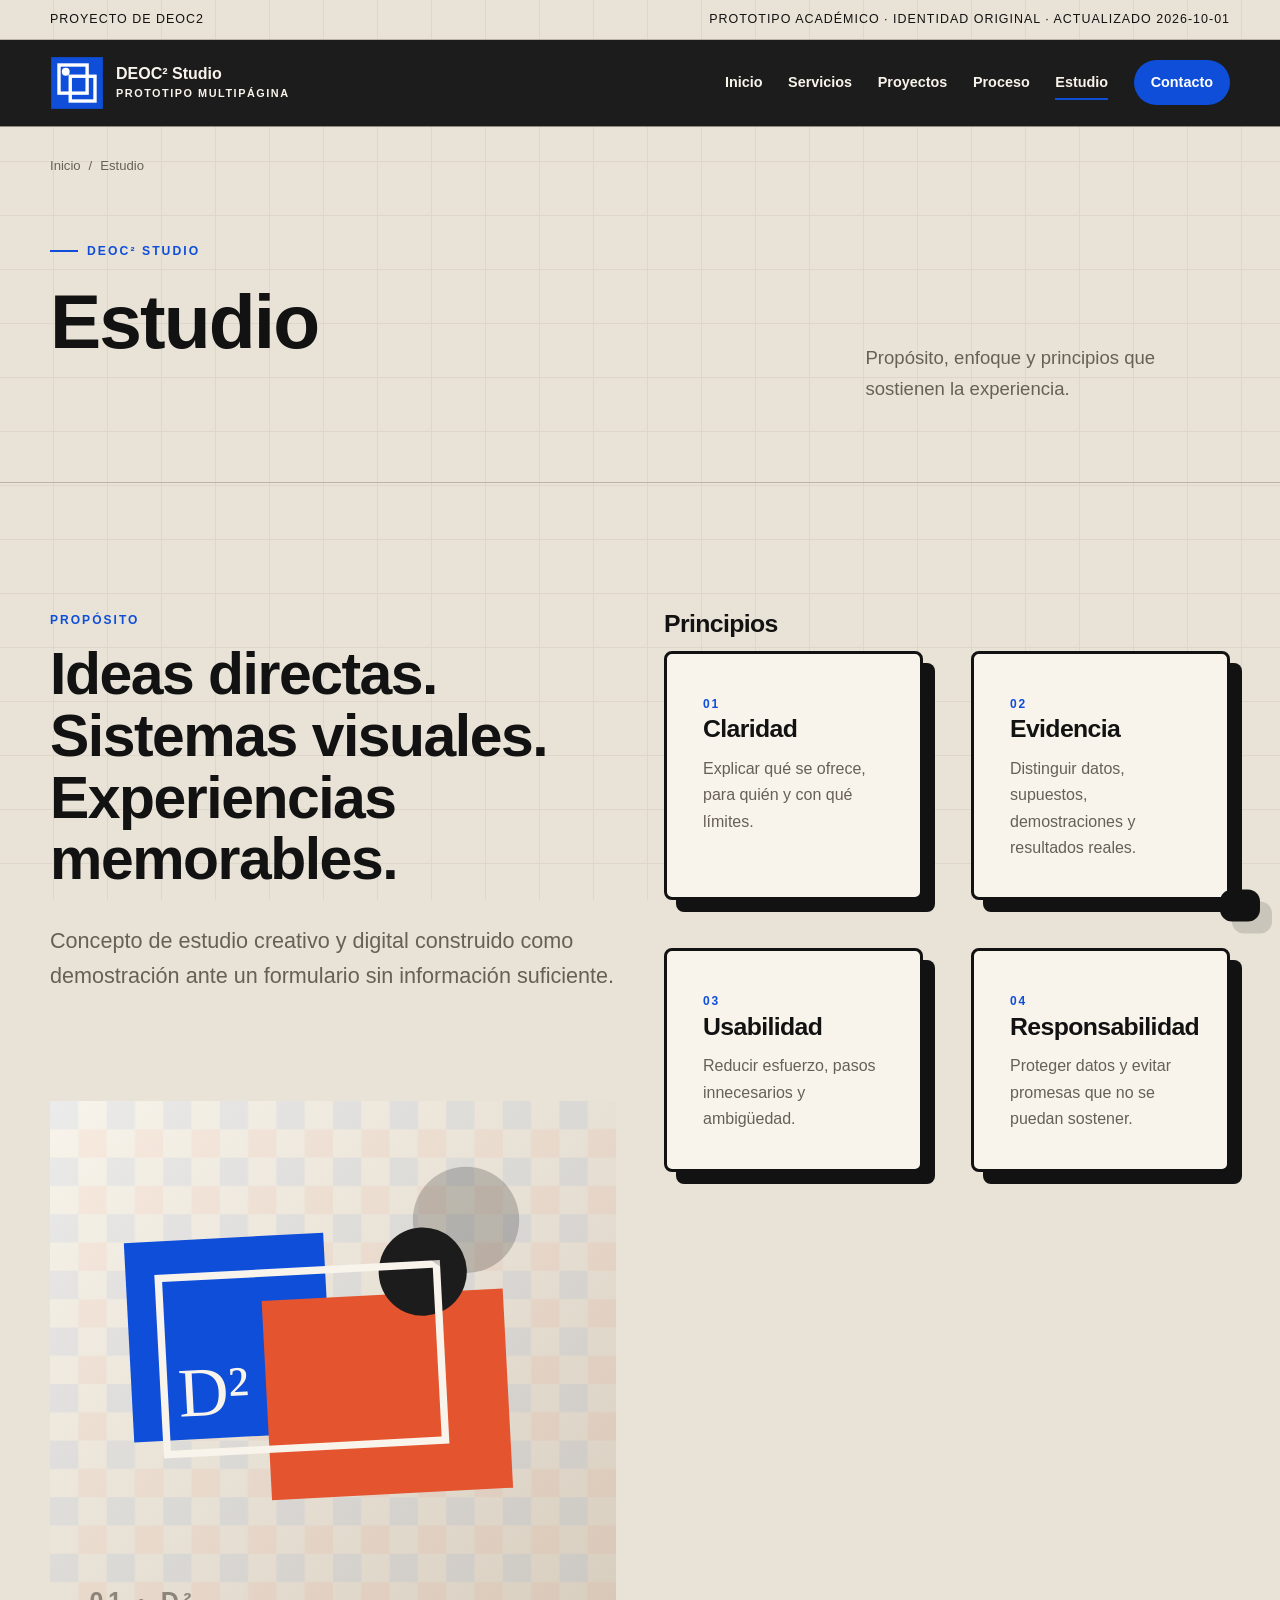
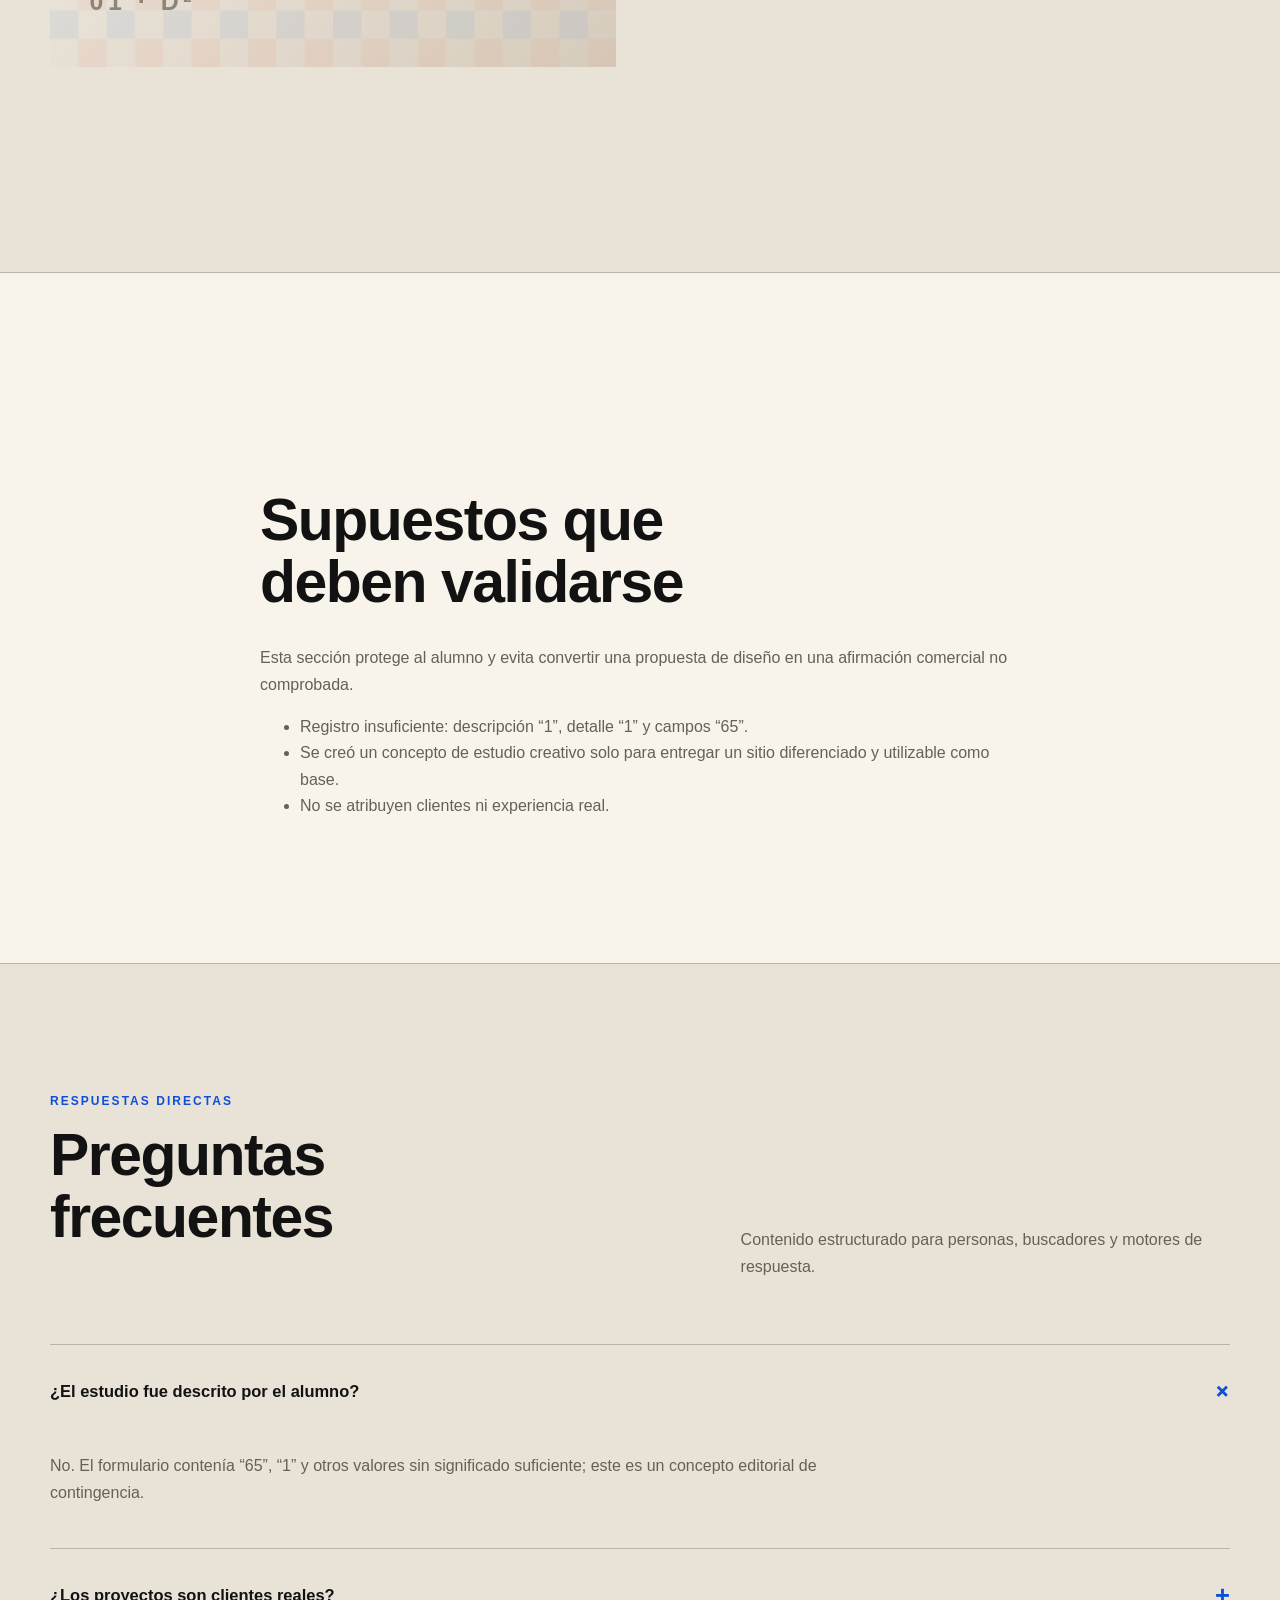
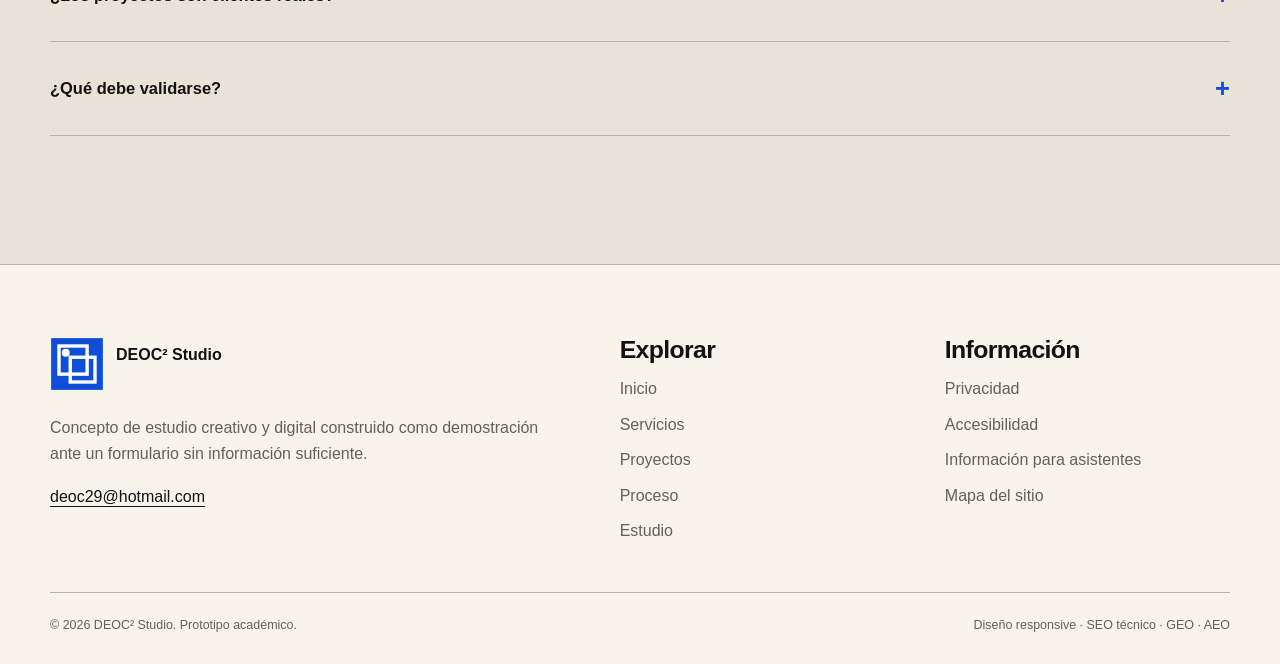
<file: estudio.html>
<!doctype html><html lang="es"><head>
<meta charset="utf-8"><meta name="viewport" content="width=device-width,initial-scale=1"><meta name="theme-color" content="#0e4ed8">
<title>Estudio | DEOC² Studio</title><meta name="description" content="Estudio de DEOC² Studio. DEOC² Studio es una propuesta de portafolio creativo multipágina; no representa un negocio definido en el formulario, que solo conte…"><meta name="robots" content="index,follow,max-image-preview:large,max-snippet:-1,max-video-preview:-1"><meta name="generator" content="Centro Iberoamericano · prototipo académico">
<link rel="canonical" href="./estudio.html"><link rel="icon" href="assets/img/favicon.svg" type="image/svg+xml"><link rel="manifest" href="manifest.webmanifest"><link rel="stylesheet" href="assets/css/styles.css">
<meta property="og:type" content="website"><meta property="og:locale" content="es_EC"><meta property="og:title" content="Estudio | DEOC² Studio"><meta property="og:description" content="Estudio de DEOC² Studio. DEOC² Studio es una propuesta de portafolio creativo multipágina; no representa un negocio definido en el formulario, que solo conte…"><meta property="og:url" content="./estudio.html"><meta property="og:image" content="assets/img/og-cover.png"><meta property="og:image:width" content="1200"><meta property="og:image:height" content="630"><meta property="og:site_name" content="DEOC² Studio">
<meta name="twitter:card" content="summary_large_image"><meta name="twitter:title" content="Estudio | DEOC² Studio"><meta name="twitter:description" content="Estudio de DEOC² Studio. DEOC² Studio es una propuesta de portafolio creativo multipágina; no representa un negocio definido en el formulario, que solo conte…"><meta name="twitter:image" content="assets/img/og-cover.png">
<script type="application/ld+json">{"@context":"https://schema.org","@type":"ProfessionalService","@id":"./#entity","name":"DEOC² Studio","description":"Concepto de estudio creativo y digital construido como demostración ante un formulario sin información suficiente.","url":"./index.html","logo":"./assets/img/logo.svg","image":"./assets/img/og-cover.png","inLanguage":"es","email":"deoc29@hotmail.com"}</script><script type="application/ld+json">{"@context":"https://schema.org","@type":"WebSite","@id":"./#website","name":"DEOC² Studio","url":"./index.html","inLanguage":"es","publisher":{"@id":"./#entity"}}</script><script type="application/ld+json">{"@context":"https://schema.org","@type":"WebPage","name":"Estudio","description":"DEOC² Studio es una propuesta de portafolio creativo multipágina; no representa un negocio definido en el formulario, que solo contenía valores numéricos…","url":"./estudio.html","inLanguage":"es","isPartOf":{"@id":"./#website"},"about":{"@id":"./#entity"},"dateModified":"2026-10-01"}</script><script type="application/ld+json">{"@context":"https://schema.org","@type":"BreadcrumbList","itemListElement":[{"@type":"ListItem","position":1,"name":"Inicio","item":"./index.html"},{"@type":"ListItem","position":2,"name":"Estudio","item":"./estudio.html"}]}</script><script type="application/ld+json">{"@context":"https://schema.org","@type":"FAQPage","mainEntity":[{"@type":"Question","name":"¿El estudio fue descrito por el alumno?","acceptedAnswer":{"@type":"Answer","text":"No. El formulario contenía “65”, “1” y otros valores sin significado suficiente; este es un concepto editorial de contingencia."}},{"@type":"Question","name":"¿Los proyectos son clientes reales?","acceptedAnswer":{"@type":"Answer","text":"No. Son casos visuales ficticios y están rotulados como conceptos."}},{"@type":"Question","name":"¿Qué debe validarse?","acceptedAnswer":{"@type":"Answer","text":"Nombre, actividad, público, portafolio, datos de contacto y objetivos comerciales."}}]}</script></head><body data-theme="studio"><a class="skip-link" href="#contenido">Saltar al contenido</a>
<div class="topbar"><div class="container"><span>Proyecto de deoc2</span><span>Prototipo académico · identidad original · actualizado 2026-10-01</span></div></div>
<header class="site-header">
  <div class="container nav-wrap">
    <a class="brand" href="index.html" aria-label="Ir al inicio de DEOC² Studio"><img src="assets/img/favicon.svg" width="54" height="54" alt=""><span>DEOC² Studio<small>prototipo multipágina</small></span></a>
    <button class="menu-toggle" id="menu-toggle" type="button" aria-expanded="false" aria-controls="site-nav">Menú</button>
    <nav class="site-nav" id="site-nav" aria-label="Navegación principal"><a class="" href="index.html">Inicio</a><a class="" href="servicios.html">Servicios</a><a class="" href="proyectos.html">Proyectos</a><a class="" href="proceso.html">Proceso</a><a class="" href="estudio.html" aria-current="page">Estudio</a><a class="nav-cta" href="contacto.html">Contacto</a></nav>
  </div>
</header><main id="contenido"><div class="container breadcrumbs"><a href="index.html">Inicio</a><span aria-hidden="true">/</span><span>Estudio</span></div><section class="page-hero"><div class="container inner"><div><div class="eyebrow">DEOC² Studio</div><h1>Estudio</h1></div><p>Propósito, enfoque y principios que sostienen la experiencia.</p></div></section><section class="section"><div class="container grid-2"><div><div class="kicker">Propósito</div><h2>Ideas directas. Sistemas visuales. Experiencias memorables.</h2><p class="lead">Concepto de estudio creativo y digital construido como demostración ante un formulario sin información suficiente.</p><img src="assets/img/visual-1.svg" width="720" height="720" loading="lazy" alt="Ilustración del propósito"></div><div><h3>Principios</h3><div class="grid-2"><article class="card"><span class="number">01</span><h3>Claridad</h3><p>Explicar qué se ofrece, para quién y con qué límites.</p></article><article class="card"><span class="number">02</span><h3>Evidencia</h3><p>Distinguir datos, supuestos, demostraciones y resultados reales.</p></article><article class="card"><span class="number">03</span><h3>Usabilidad</h3><p>Reducir esfuerzo, pasos innecesarios y ambigüedad.</p></article><article class="card"><span class="number">04</span><h3>Responsabilidad</h3><p>Proteger datos y evitar promesas que no se puedan sostener.</p></article></div></div></div></section><section class="section section-alt"><div class="container prose"><h2>Supuestos que deben validarse</h2><p>Esta sección protege al alumno y evita convertir una propuesta de diseño en una afirmación comercial no comprobada.</p><ul><li>Registro insuficiente: descripción “1”, detalle “1” y campos “65”.</li><li>Se creó un concepto de estudio creativo solo para entregar un sitio diferenciado y utilizable como base.</li><li>No se atribuyen clientes ni experiencia real.</li></ul></div></section><section class="section"><div class="container"><div class="section-head"><div><div class="kicker">Respuestas directas</div><h2>Preguntas frecuentes</h2></div><p>Contenido estructurado para personas, buscadores y motores de respuesta.</p></div><div class="faq-list"><div class="faq-item" data-open="true"><button class="faq-question" type="button" aria-expanded="true"><span>¿El estudio fue descrito por el alumno?</span><span aria-hidden="true">+</span></button><div class="faq-answer"><p>No. El formulario contenía “65”, “1” y otros valores sin significado suficiente; este es un concepto editorial de contingencia.</p></div></div><div class="faq-item" data-open="false"><button class="faq-question" type="button" aria-expanded="false"><span>¿Los proyectos son clientes reales?</span><span aria-hidden="true">+</span></button><div class="faq-answer"><p>No. Son casos visuales ficticios y están rotulados como conceptos.</p></div></div><div class="faq-item" data-open="false"><button class="faq-question" type="button" aria-expanded="false"><span>¿Qué debe validarse?</span><span aria-hidden="true">+</span></button><div class="faq-answer"><p>Nombre, actividad, público, portafolio, datos de contacto y objetivos comerciales.</p></div></div></div></div></section></main><footer class="site-footer">
  <div class="container">
    <div class="footer-grid">
      <div><a class="brand" href="index.html"><img src="assets/img/favicon.svg" width="54" height="54" alt=""><span>DEOC² Studio<small>identidad provisional</small></span></a><p>Concepto de estudio creativo y digital construido como demostración ante un formulario sin información suficiente.</p><a href="mailto:deoc29@hotmail.com">deoc29@hotmail.com</a></div>
      <div><h3>Explorar</h3><div class="footer-links"><a href="index.html">Inicio</a><a href="servicios.html">Servicios</a><a href="proyectos.html">Proyectos</a><a href="proceso.html">Proceso</a><a href="estudio.html">Estudio</a></div></div>
      <div><h3>Información</h3><div class="footer-links"><a href="privacidad.html">Privacidad</a><a href="accesibilidad.html">Accesibilidad</a><a href="llms.txt">Información para asistentes</a><a href="sitemap.xml">Mapa del sitio</a></div></div>
    </div>
    <div class="footer-bottom"><span>© <span id="year">2026</span> DEOC² Studio. Prototipo académico.</span><span>Diseño responsive · SEO técnico · GEO · AEO</span></div>
  </div>
</footer><div id="toast" class="toast" role="status" aria-live="polite"></div><script src="assets/js/app.js" defer></script></body></html>
</file>
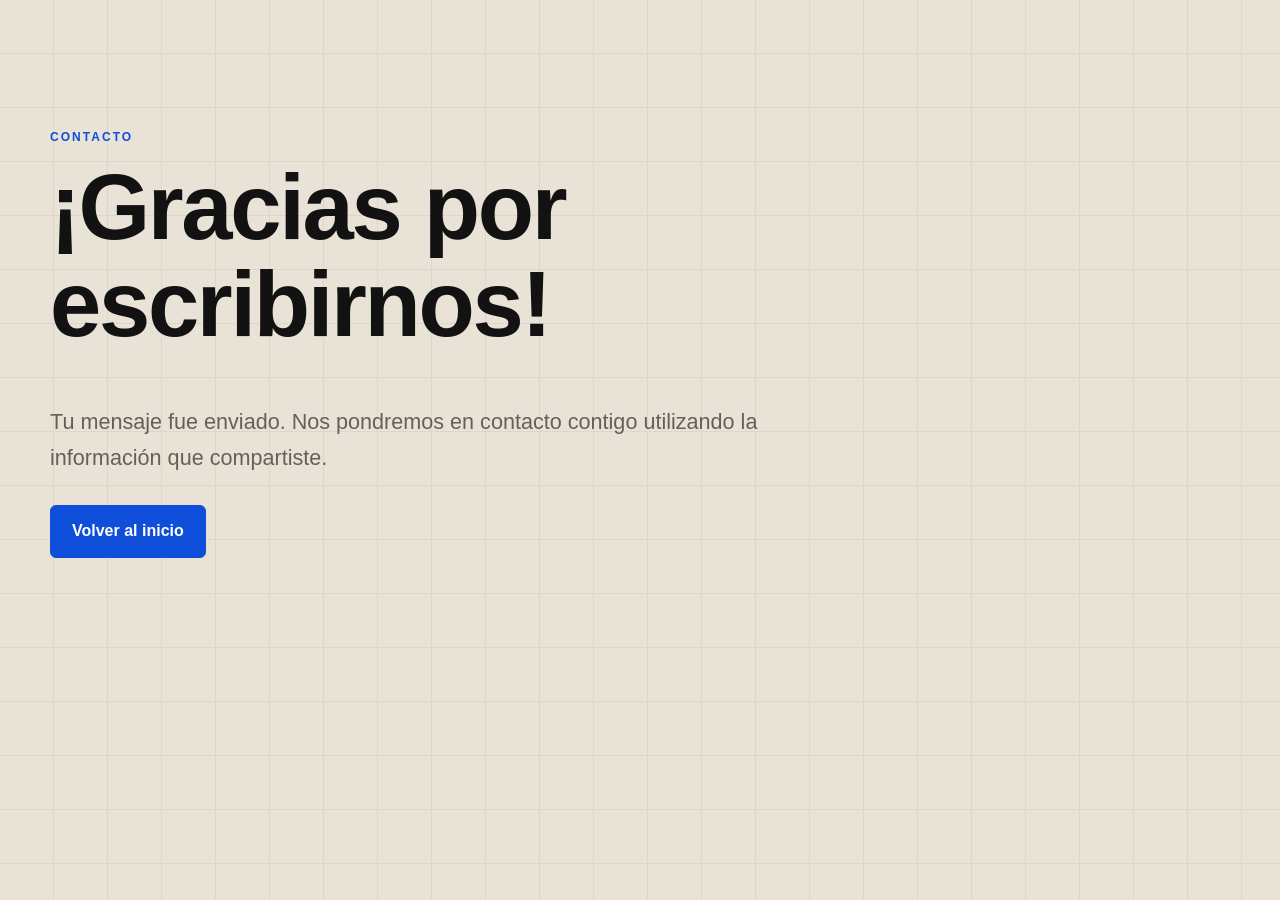
<file: gracias.html>
<!doctype html><html lang="es"><head><meta charset="utf-8"><meta name="viewport" content="width=device-width,initial-scale=1"><meta name="robots" content="noindex,follow"><title>Solicitud recibida | DEOC² Studio</title><link rel="icon" href="/assets/img/favicon.svg" type="image/svg+xml"><link rel="stylesheet" href="/assets/css/styles.css"></head><body data-theme="studio"><main id="contenido"><section class="section"><div class="container"><div class="kicker">Contacto</div><h1>¡Gracias por escribirnos!</h1><p class="lead">Tu mensaje fue enviado. Nos pondremos en contacto contigo utilizando la información que compartiste.</p><a class="btn" href="/index.html">Volver al inicio</a></div></section></main></body></html>
</file>
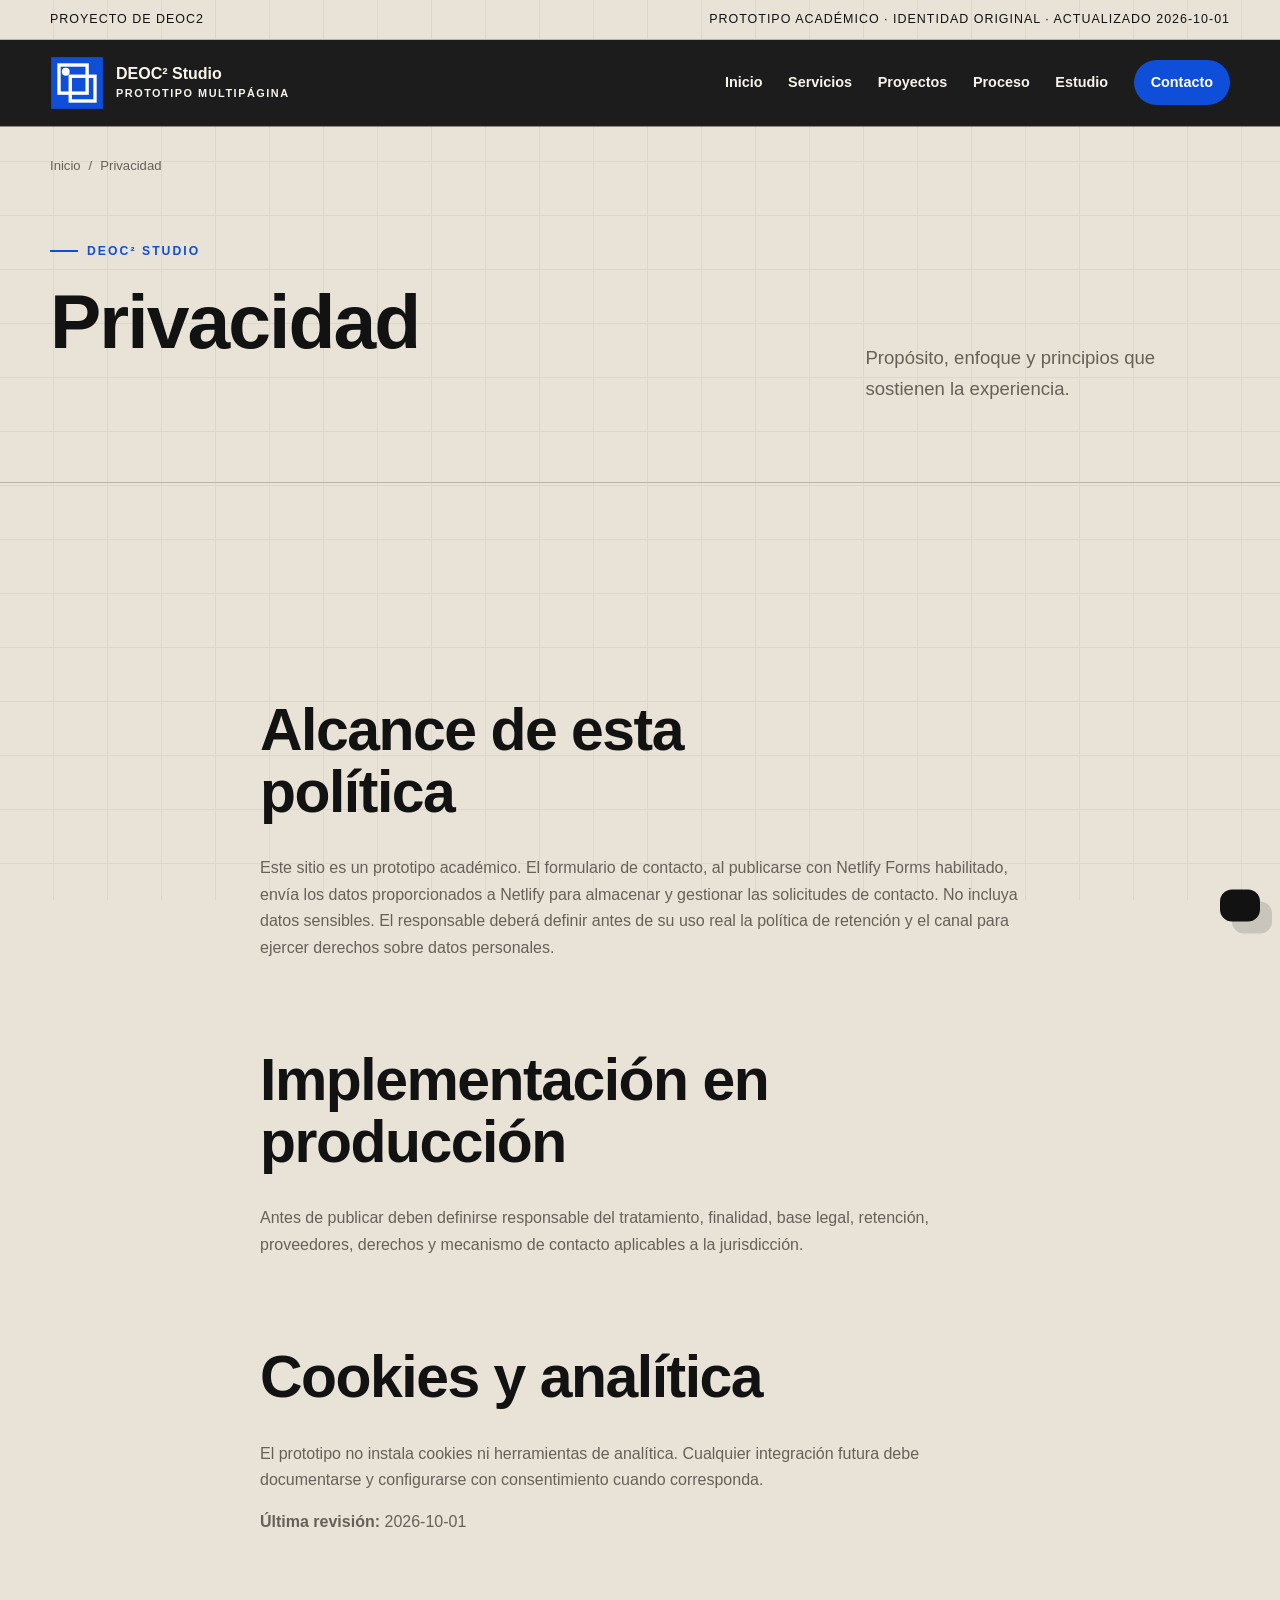
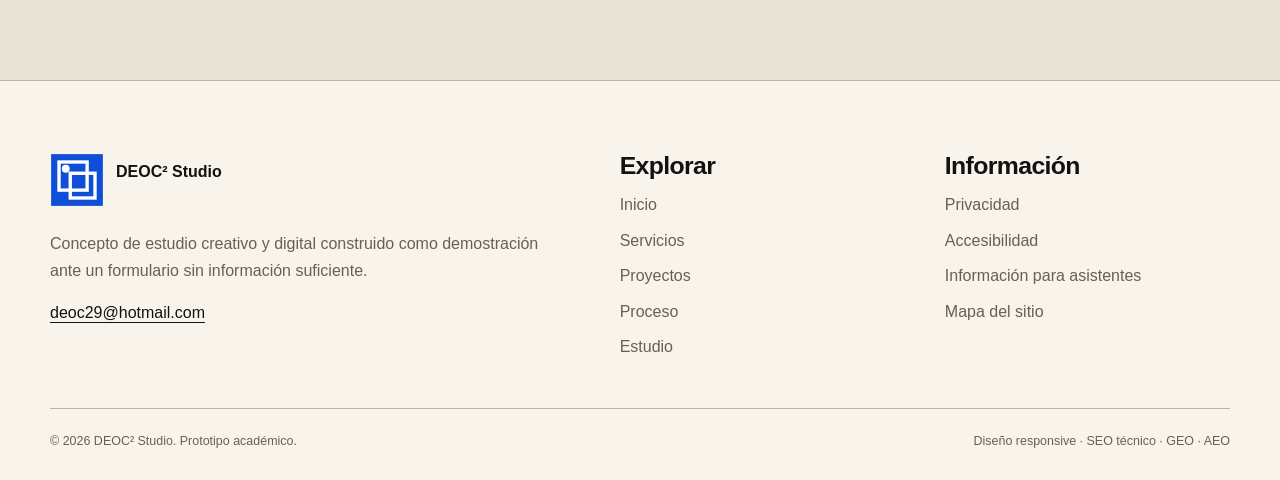
<file: privacidad.html>
<!doctype html><html lang="es"><head>
<meta charset="utf-8"><meta name="viewport" content="width=device-width,initial-scale=1"><meta name="theme-color" content="#0e4ed8">
<title>Privacidad | DEOC² Studio</title><meta name="description" content="Privacidad de DEOC² Studio. DEOC² Studio es una propuesta de portafolio creativo multipágina; no representa un negocio definido en el formulario, que solo co…"><meta name="robots" content="index,follow,max-image-preview:large,max-snippet:-1,max-video-preview:-1"><meta name="generator" content="Centro Iberoamericano · prototipo académico">
<link rel="canonical" href="./privacidad.html"><link rel="icon" href="assets/img/favicon.svg" type="image/svg+xml"><link rel="manifest" href="manifest.webmanifest"><link rel="stylesheet" href="assets/css/styles.css">
<meta property="og:type" content="website"><meta property="og:locale" content="es_EC"><meta property="og:title" content="Privacidad | DEOC² Studio"><meta property="og:description" content="Privacidad de DEOC² Studio. DEOC² Studio es una propuesta de portafolio creativo multipágina; no representa un negocio definido en el formulario, que solo co…"><meta property="og:url" content="./privacidad.html"><meta property="og:image" content="assets/img/og-cover.png"><meta property="og:image:width" content="1200"><meta property="og:image:height" content="630"><meta property="og:site_name" content="DEOC² Studio">
<meta name="twitter:card" content="summary_large_image"><meta name="twitter:title" content="Privacidad | DEOC² Studio"><meta name="twitter:description" content="Privacidad de DEOC² Studio. DEOC² Studio es una propuesta de portafolio creativo multipágina; no representa un negocio definido en el formulario, que solo co…"><meta name="twitter:image" content="assets/img/og-cover.png">
<script type="application/ld+json">{"@context":"https://schema.org","@type":"ProfessionalService","@id":"./#entity","name":"DEOC² Studio","description":"Concepto de estudio creativo y digital construido como demostración ante un formulario sin información suficiente.","url":"./index.html","logo":"./assets/img/logo.svg","image":"./assets/img/og-cover.png","inLanguage":"es","email":"deoc29@hotmail.com"}</script><script type="application/ld+json">{"@context":"https://schema.org","@type":"WebSite","@id":"./#website","name":"DEOC² Studio","url":"./index.html","inLanguage":"es","publisher":{"@id":"./#entity"}}</script><script type="application/ld+json">{"@context":"https://schema.org","@type":"WebPage","name":"Privacidad","description":"DEOC² Studio es una propuesta de portafolio creativo multipágina; no representa un negocio definido en el formulario, que solo contenía valores numéricos…","url":"./privacidad.html","inLanguage":"es","isPartOf":{"@id":"./#website"},"about":{"@id":"./#entity"},"dateModified":"2026-10-01"}</script><script type="application/ld+json">{"@context":"https://schema.org","@type":"BreadcrumbList","itemListElement":[{"@type":"ListItem","position":1,"name":"Inicio","item":"./index.html"},{"@type":"ListItem","position":2,"name":"Privacidad","item":"./privacidad.html"}]}</script></head><body data-theme="studio"><a class="skip-link" href="#contenido">Saltar al contenido</a>
<div class="topbar"><div class="container"><span>Proyecto de deoc2</span><span>Prototipo académico · identidad original · actualizado 2026-10-01</span></div></div>
<header class="site-header">
  <div class="container nav-wrap">
    <a class="brand" href="index.html" aria-label="Ir al inicio de DEOC² Studio"><img src="assets/img/favicon.svg" width="54" height="54" alt=""><span>DEOC² Studio<small>prototipo multipágina</small></span></a>
    <button class="menu-toggle" id="menu-toggle" type="button" aria-expanded="false" aria-controls="site-nav">Menú</button>
    <nav class="site-nav" id="site-nav" aria-label="Navegación principal"><a class="" href="index.html">Inicio</a><a class="" href="servicios.html">Servicios</a><a class="" href="proyectos.html">Proyectos</a><a class="" href="proceso.html">Proceso</a><a class="" href="estudio.html">Estudio</a><a class="nav-cta" href="contacto.html">Contacto</a></nav>
  </div>
</header><main id="contenido"><div class="container breadcrumbs"><a href="index.html">Inicio</a><span aria-hidden="true">/</span><span>Privacidad</span></div><section class="page-hero"><div class="container inner"><div><div class="eyebrow">DEOC² Studio</div><h1>Privacidad</h1></div><p>Propósito, enfoque y principios que sostienen la experiencia.</p></div></section><section class="section"><div class="container prose"><h2>Alcance de esta política</h2><p>Este sitio es un prototipo académico. El formulario de contacto, al publicarse con Netlify Forms habilitado, envía los datos proporcionados a Netlify para almacenar y gestionar las solicitudes de contacto. No incluya datos sensibles. El responsable deberá definir antes de su uso real la política de retención y el canal para ejercer derechos sobre datos personales.</p><h2>Implementación en producción</h2><p>Antes de publicar deben definirse responsable del tratamiento, finalidad, base legal, retención, proveedores, derechos y mecanismo de contacto aplicables a la jurisdicción.</p><h2>Cookies y analítica</h2><p>El prototipo no instala cookies ni herramientas de analítica. Cualquier integración futura debe documentarse y configurarse con consentimiento cuando corresponda.</p><p><strong>Última revisión:</strong> 2026-10-01</p></div></section></main><footer class="site-footer">
  <div class="container">
    <div class="footer-grid">
      <div><a class="brand" href="index.html"><img src="assets/img/favicon.svg" width="54" height="54" alt=""><span>DEOC² Studio<small>identidad provisional</small></span></a><p>Concepto de estudio creativo y digital construido como demostración ante un formulario sin información suficiente.</p><a href="mailto:deoc29@hotmail.com">deoc29@hotmail.com</a></div>
      <div><h3>Explorar</h3><div class="footer-links"><a href="index.html">Inicio</a><a href="servicios.html">Servicios</a><a href="proyectos.html">Proyectos</a><a href="proceso.html">Proceso</a><a href="estudio.html">Estudio</a></div></div>
      <div><h3>Información</h3><div class="footer-links"><a href="privacidad.html">Privacidad</a><a href="accesibilidad.html">Accesibilidad</a><a href="llms.txt">Información para asistentes</a><a href="sitemap.xml">Mapa del sitio</a></div></div>
    </div>
    <div class="footer-bottom"><span>© <span id="year">2026</span> DEOC² Studio. Prototipo académico.</span><span>Diseño responsive · SEO técnico · GEO · AEO</span></div>
  </div>
</footer><div id="toast" class="toast" role="status" aria-live="polite"></div><script src="assets/js/app.js" defer></script></body></html>
</file>
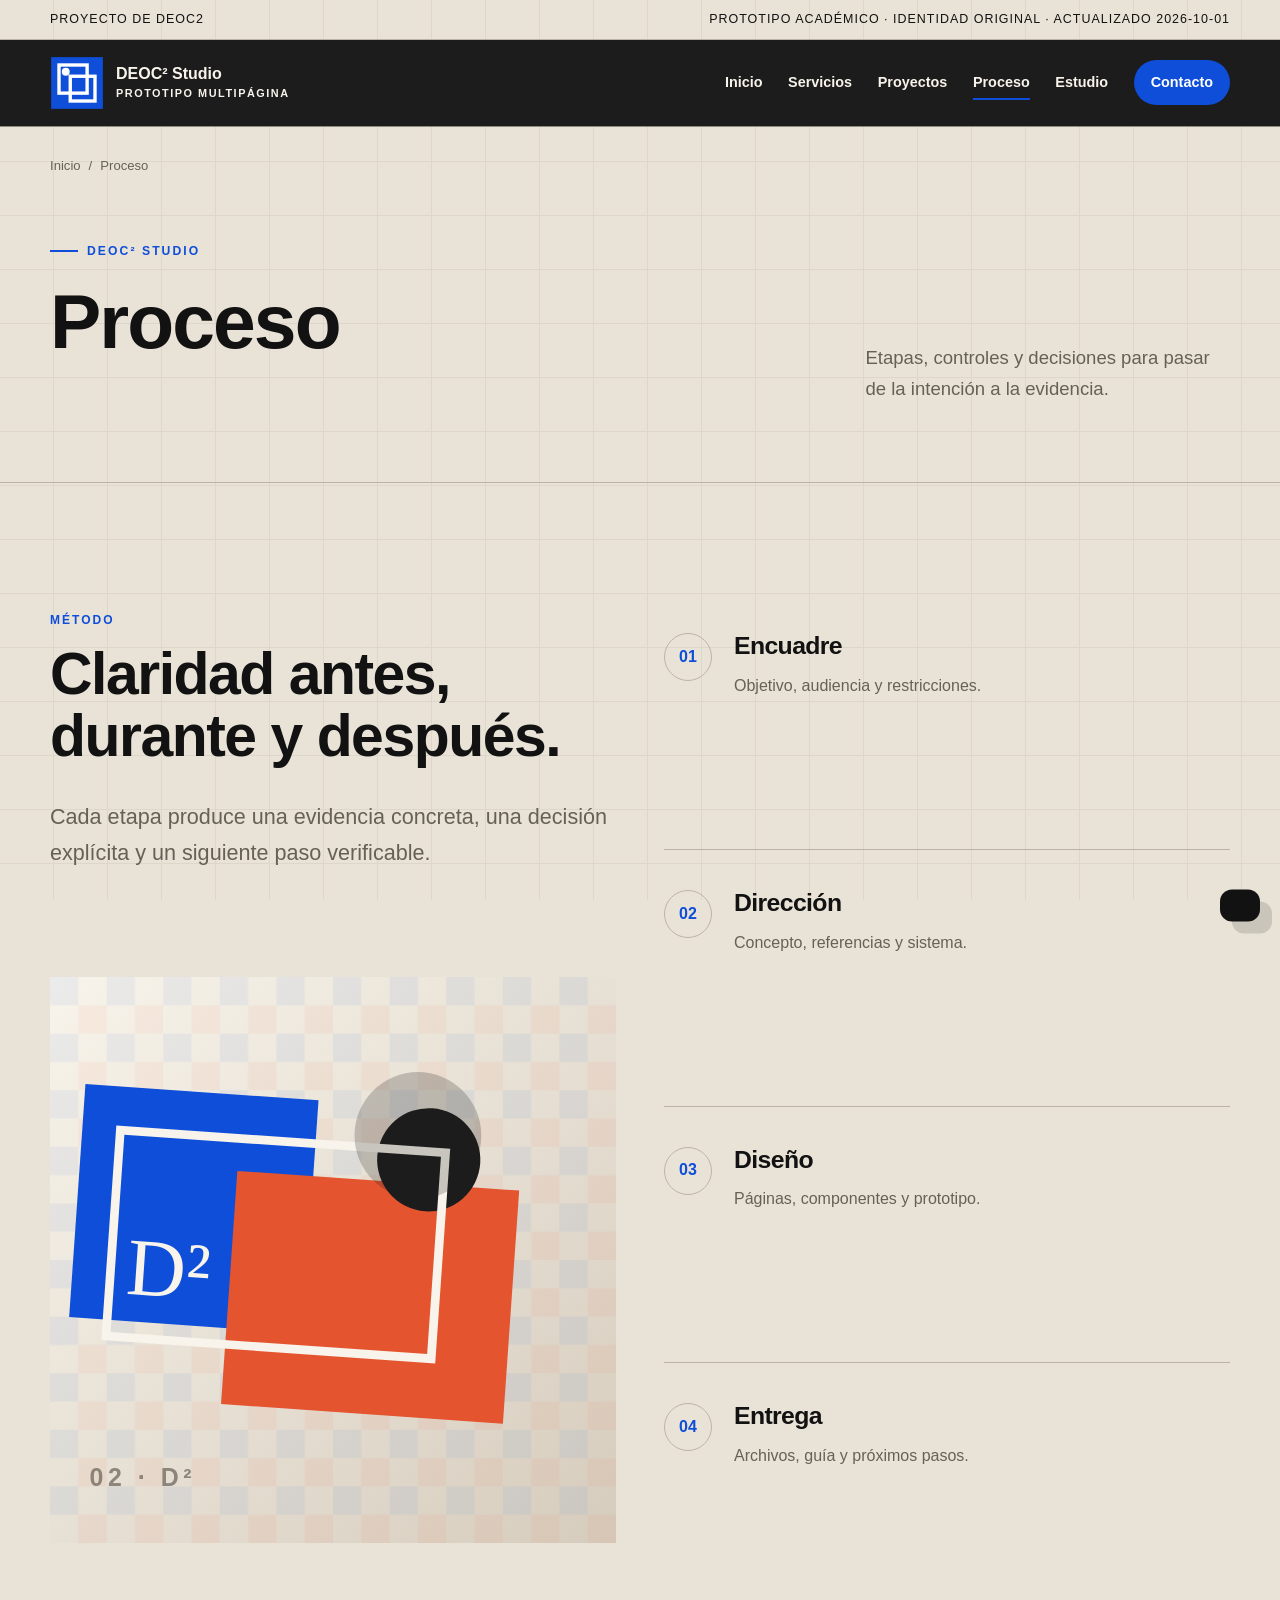
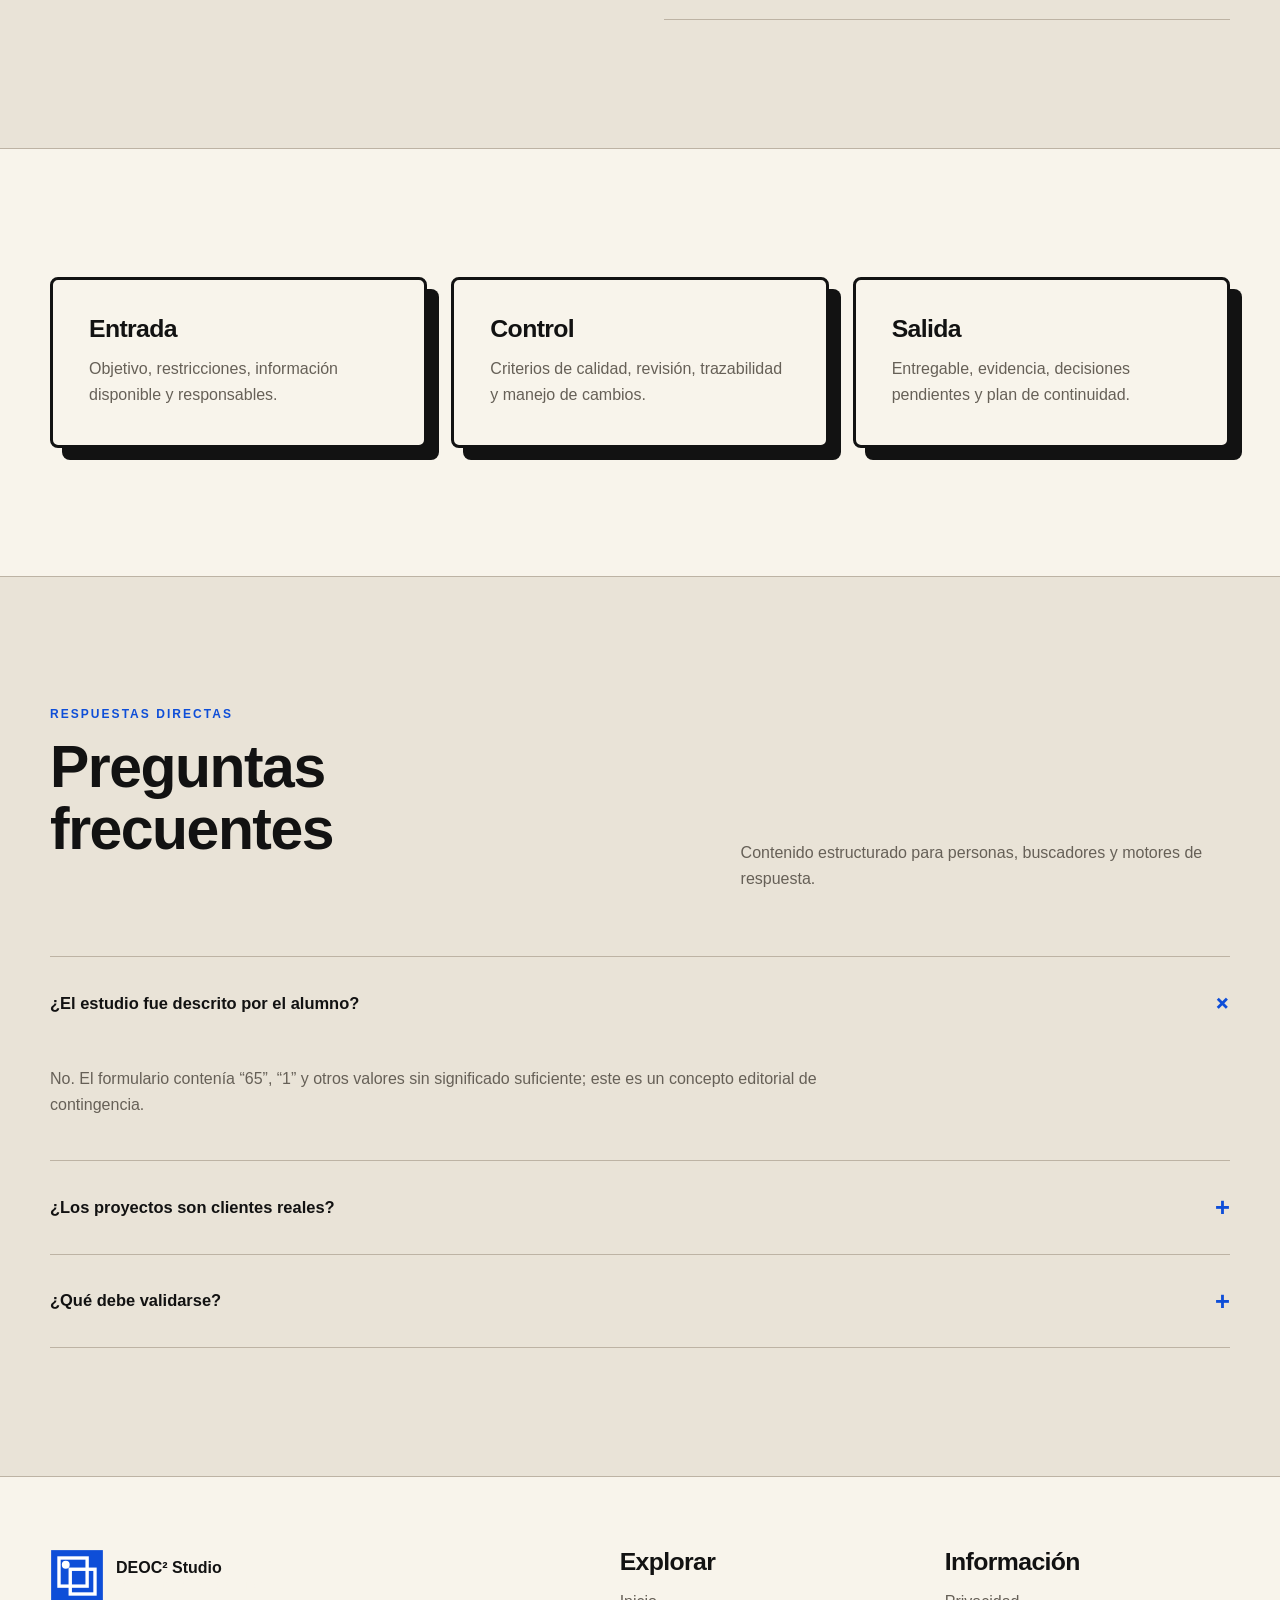
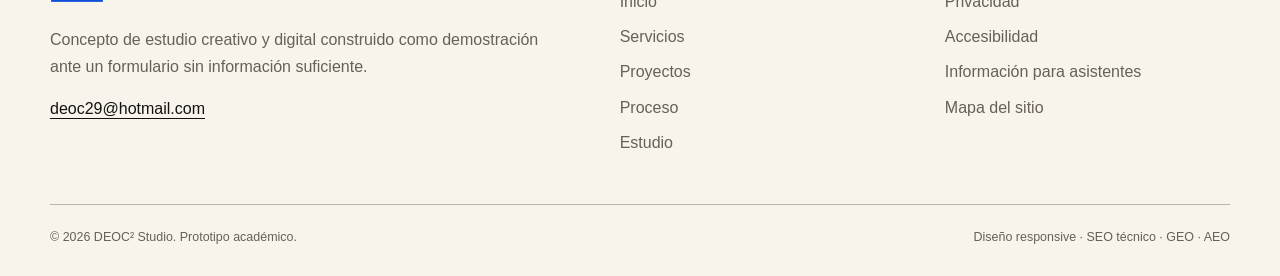
<file: proceso.html>
<!doctype html><html lang="es"><head>
<meta charset="utf-8"><meta name="viewport" content="width=device-width,initial-scale=1"><meta name="theme-color" content="#0e4ed8">
<title>Proceso | DEOC² Studio</title><meta name="description" content="Proceso de DEOC² Studio. DEOC² Studio es una propuesta de portafolio creativo multipágina; no representa un negocio definido en el formulario, que solo conte…"><meta name="robots" content="index,follow,max-image-preview:large,max-snippet:-1,max-video-preview:-1"><meta name="generator" content="Centro Iberoamericano · prototipo académico">
<link rel="canonical" href="./proceso.html"><link rel="icon" href="assets/img/favicon.svg" type="image/svg+xml"><link rel="manifest" href="manifest.webmanifest"><link rel="stylesheet" href="assets/css/styles.css">
<meta property="og:type" content="website"><meta property="og:locale" content="es_EC"><meta property="og:title" content="Proceso | DEOC² Studio"><meta property="og:description" content="Proceso de DEOC² Studio. DEOC² Studio es una propuesta de portafolio creativo multipágina; no representa un negocio definido en el formulario, que solo conte…"><meta property="og:url" content="./proceso.html"><meta property="og:image" content="assets/img/og-cover.png"><meta property="og:image:width" content="1200"><meta property="og:image:height" content="630"><meta property="og:site_name" content="DEOC² Studio">
<meta name="twitter:card" content="summary_large_image"><meta name="twitter:title" content="Proceso | DEOC² Studio"><meta name="twitter:description" content="Proceso de DEOC² Studio. DEOC² Studio es una propuesta de portafolio creativo multipágina; no representa un negocio definido en el formulario, que solo conte…"><meta name="twitter:image" content="assets/img/og-cover.png">
<script type="application/ld+json">{"@context":"https://schema.org","@type":"ProfessionalService","@id":"./#entity","name":"DEOC² Studio","description":"Concepto de estudio creativo y digital construido como demostración ante un formulario sin información suficiente.","url":"./index.html","logo":"./assets/img/logo.svg","image":"./assets/img/og-cover.png","inLanguage":"es","email":"deoc29@hotmail.com"}</script><script type="application/ld+json">{"@context":"https://schema.org","@type":"WebSite","@id":"./#website","name":"DEOC² Studio","url":"./index.html","inLanguage":"es","publisher":{"@id":"./#entity"}}</script><script type="application/ld+json">{"@context":"https://schema.org","@type":"WebPage","name":"Proceso","description":"DEOC² Studio es una propuesta de portafolio creativo multipágina; no representa un negocio definido en el formulario, que solo contenía valores numéricos…","url":"./proceso.html","inLanguage":"es","isPartOf":{"@id":"./#website"},"about":{"@id":"./#entity"},"dateModified":"2026-10-01"}</script><script type="application/ld+json">{"@context":"https://schema.org","@type":"BreadcrumbList","itemListElement":[{"@type":"ListItem","position":1,"name":"Inicio","item":"./index.html"},{"@type":"ListItem","position":2,"name":"Proceso","item":"./proceso.html"}]}</script><script type="application/ld+json">{"@context":"https://schema.org","@type":"FAQPage","mainEntity":[{"@type":"Question","name":"¿El estudio fue descrito por el alumno?","acceptedAnswer":{"@type":"Answer","text":"No. El formulario contenía “65”, “1” y otros valores sin significado suficiente; este es un concepto editorial de contingencia."}},{"@type":"Question","name":"¿Los proyectos son clientes reales?","acceptedAnswer":{"@type":"Answer","text":"No. Son casos visuales ficticios y están rotulados como conceptos."}},{"@type":"Question","name":"¿Qué debe validarse?","acceptedAnswer":{"@type":"Answer","text":"Nombre, actividad, público, portafolio, datos de contacto y objetivos comerciales."}}]}</script></head><body data-theme="studio"><a class="skip-link" href="#contenido">Saltar al contenido</a>
<div class="topbar"><div class="container"><span>Proyecto de deoc2</span><span>Prototipo académico · identidad original · actualizado 2026-10-01</span></div></div>
<header class="site-header">
  <div class="container nav-wrap">
    <a class="brand" href="index.html" aria-label="Ir al inicio de DEOC² Studio"><img src="assets/img/favicon.svg" width="54" height="54" alt=""><span>DEOC² Studio<small>prototipo multipágina</small></span></a>
    <button class="menu-toggle" id="menu-toggle" type="button" aria-expanded="false" aria-controls="site-nav">Menú</button>
    <nav class="site-nav" id="site-nav" aria-label="Navegación principal"><a class="" href="index.html">Inicio</a><a class="" href="servicios.html">Servicios</a><a class="" href="proyectos.html">Proyectos</a><a class="" href="proceso.html" aria-current="page">Proceso</a><a class="" href="estudio.html">Estudio</a><a class="nav-cta" href="contacto.html">Contacto</a></nav>
  </div>
</header><main id="contenido"><div class="container breadcrumbs"><a href="index.html">Inicio</a><span aria-hidden="true">/</span><span>Proceso</span></div><section class="page-hero"><div class="container inner"><div><div class="eyebrow">DEOC² Studio</div><h1>Proceso</h1></div><p>Etapas, controles y decisiones para pasar de la intención a la evidencia.</p></div></section><section class="section"><div class="container grid-2"><div><div class="kicker">Método</div><h2>Claridad antes, durante y después.</h2><p class="lead">Cada etapa produce una evidencia concreta, una decisión explícita y un siguiente paso verificable.</p><img src="assets/img/visual-2.svg" width="720" height="720" loading="lazy" alt="Diagrama visual del método"></div><div class="feature-list"><article class="feature"><div><h3>Encuadre</h3><p>Objetivo, audiencia y restricciones.</p></div></article><article class="feature"><div><h3>Dirección</h3><p>Concepto, referencias y sistema.</p></div></article><article class="feature"><div><h3>Diseño</h3><p>Páginas, componentes y prototipo.</p></div></article><article class="feature"><div><h3>Entrega</h3><p>Archivos, guía y próximos pasos.</p></div></article></div></div></section><section class="section section-alt"><div class="container"><div class="grid-3"><article class="card"><h3>Entrada</h3><p>Objetivo, restricciones, información disponible y responsables.</p></article><article class="card"><h3>Control</h3><p>Criterios de calidad, revisión, trazabilidad y manejo de cambios.</p></article><article class="card"><h3>Salida</h3><p>Entregable, evidencia, decisiones pendientes y plan de continuidad.</p></article></div></div></section><section class="section"><div class="container"><div class="section-head"><div><div class="kicker">Respuestas directas</div><h2>Preguntas frecuentes</h2></div><p>Contenido estructurado para personas, buscadores y motores de respuesta.</p></div><div class="faq-list"><div class="faq-item" data-open="true"><button class="faq-question" type="button" aria-expanded="true"><span>¿El estudio fue descrito por el alumno?</span><span aria-hidden="true">+</span></button><div class="faq-answer"><p>No. El formulario contenía “65”, “1” y otros valores sin significado suficiente; este es un concepto editorial de contingencia.</p></div></div><div class="faq-item" data-open="false"><button class="faq-question" type="button" aria-expanded="false"><span>¿Los proyectos son clientes reales?</span><span aria-hidden="true">+</span></button><div class="faq-answer"><p>No. Son casos visuales ficticios y están rotulados como conceptos.</p></div></div><div class="faq-item" data-open="false"><button class="faq-question" type="button" aria-expanded="false"><span>¿Qué debe validarse?</span><span aria-hidden="true">+</span></button><div class="faq-answer"><p>Nombre, actividad, público, portafolio, datos de contacto y objetivos comerciales.</p></div></div></div></div></section></main><footer class="site-footer">
  <div class="container">
    <div class="footer-grid">
      <div><a class="brand" href="index.html"><img src="assets/img/favicon.svg" width="54" height="54" alt=""><span>DEOC² Studio<small>identidad provisional</small></span></a><p>Concepto de estudio creativo y digital construido como demostración ante un formulario sin información suficiente.</p><a href="mailto:deoc29@hotmail.com">deoc29@hotmail.com</a></div>
      <div><h3>Explorar</h3><div class="footer-links"><a href="index.html">Inicio</a><a href="servicios.html">Servicios</a><a href="proyectos.html">Proyectos</a><a href="proceso.html">Proceso</a><a href="estudio.html">Estudio</a></div></div>
      <div><h3>Información</h3><div class="footer-links"><a href="privacidad.html">Privacidad</a><a href="accesibilidad.html">Accesibilidad</a><a href="llms.txt">Información para asistentes</a><a href="sitemap.xml">Mapa del sitio</a></div></div>
    </div>
    <div class="footer-bottom"><span>© <span id="year">2026</span> DEOC² Studio. Prototipo académico.</span><span>Diseño responsive · SEO técnico · GEO · AEO</span></div>
  </div>
</footer><div id="toast" class="toast" role="status" aria-live="polite"></div><script src="assets/js/app.js" defer></script></body></html>
</file>
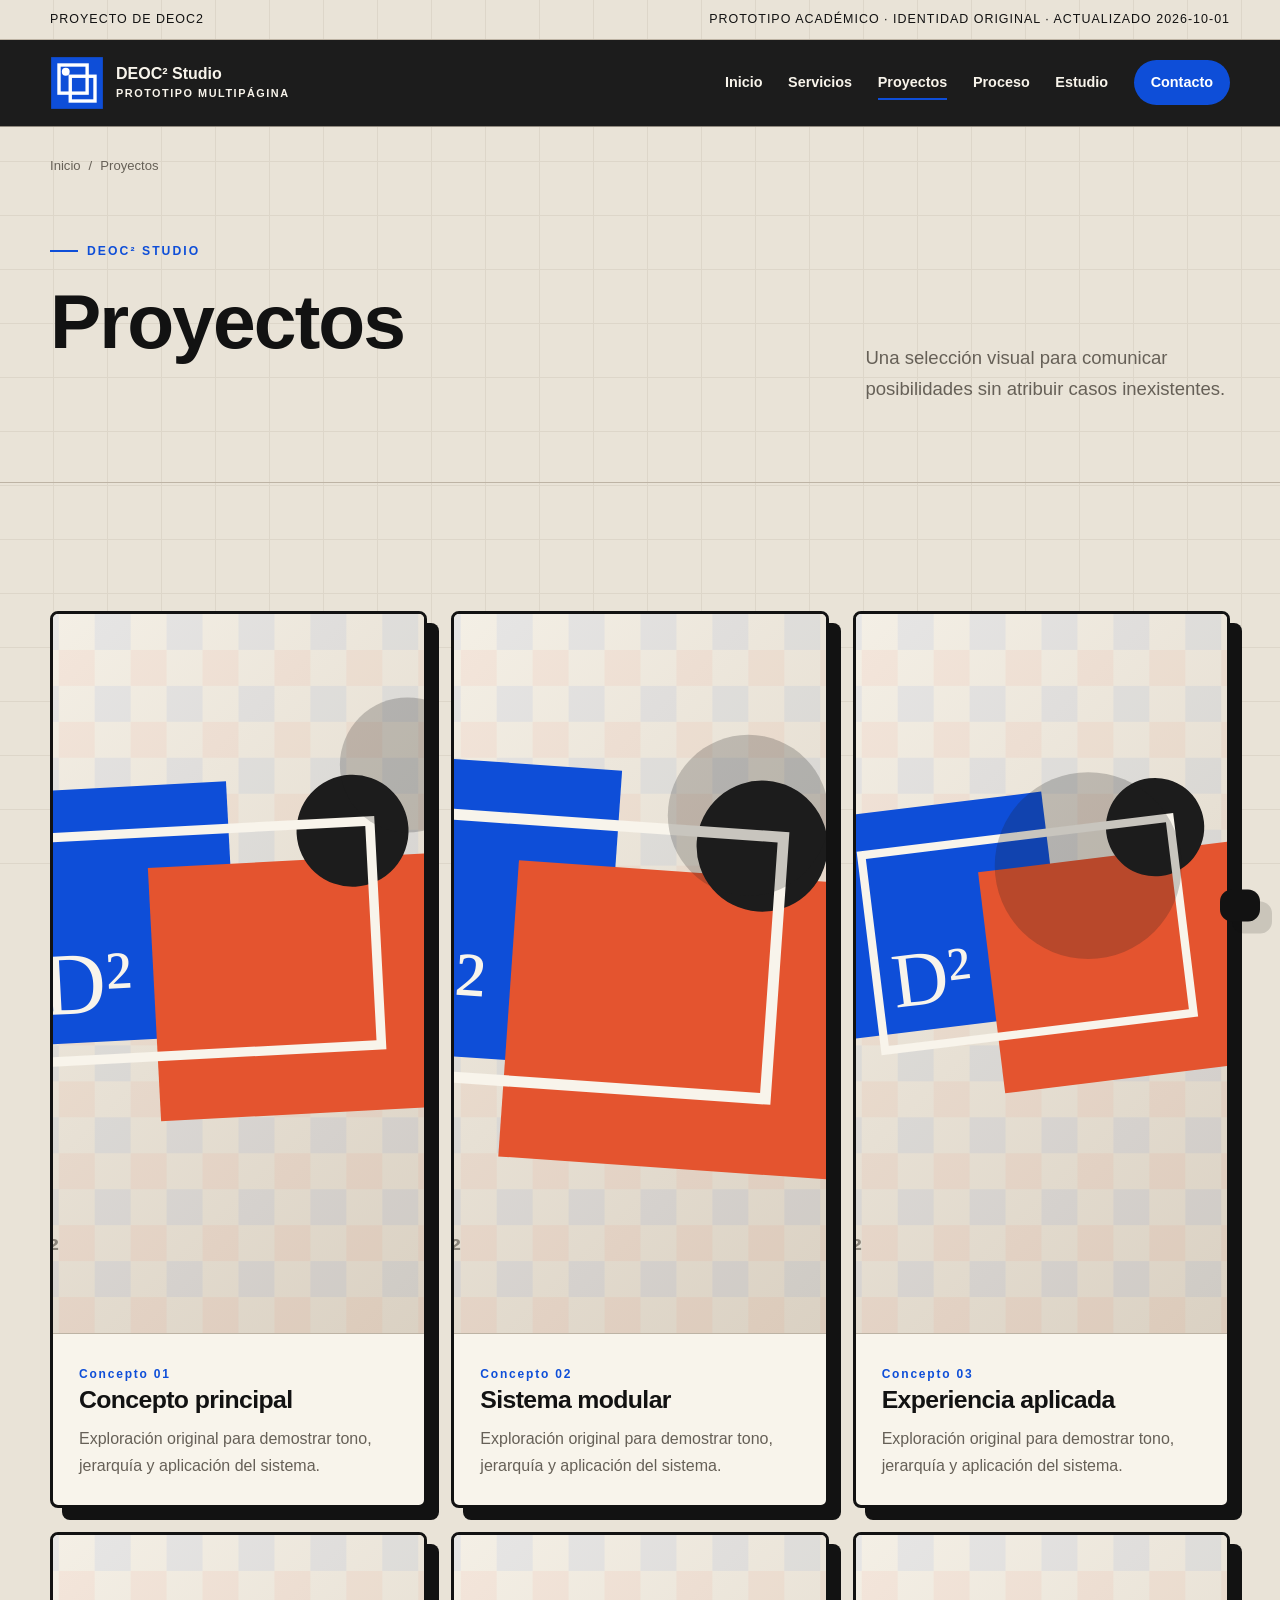
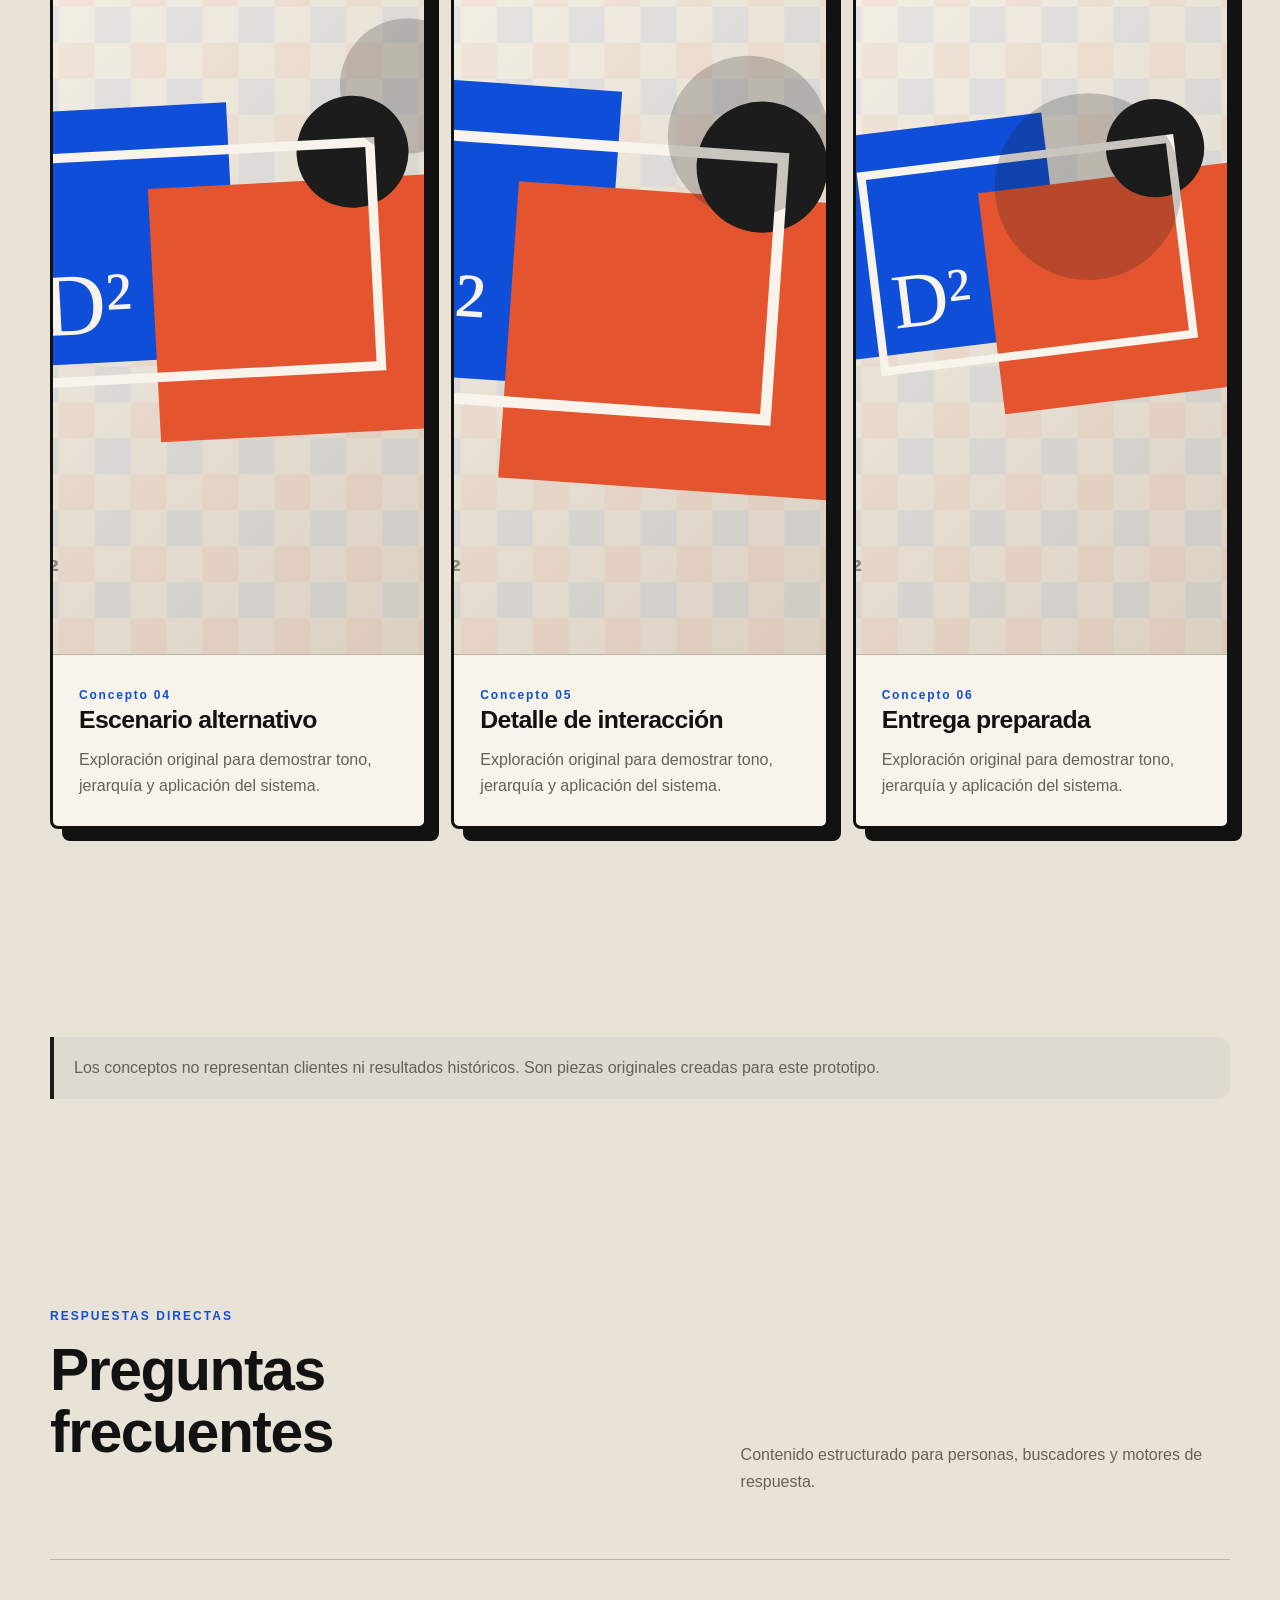
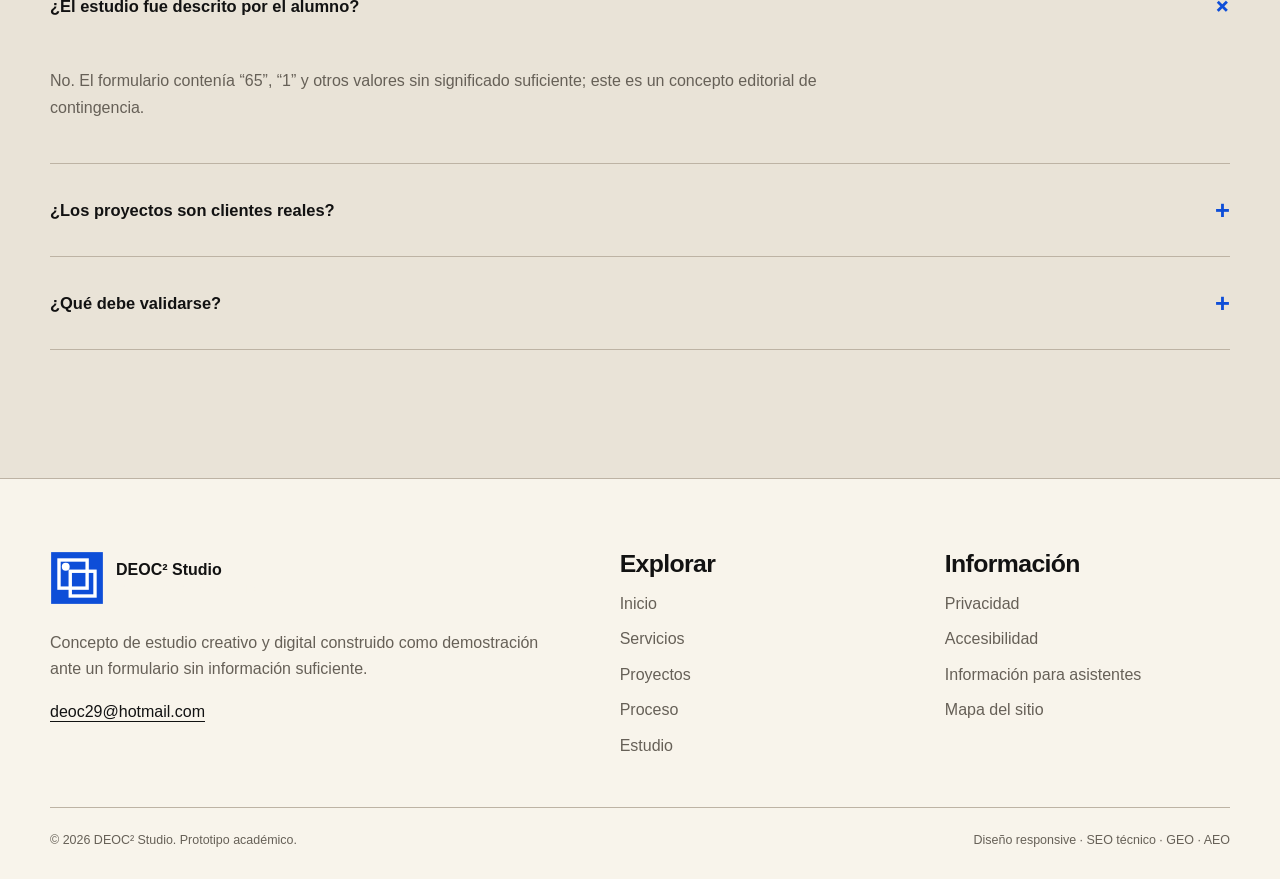
<file: proyectos.html>
<!doctype html><html lang="es"><head>
<meta charset="utf-8"><meta name="viewport" content="width=device-width,initial-scale=1"><meta name="theme-color" content="#0e4ed8">
<title>Proyectos | DEOC² Studio</title><meta name="description" content="Proyectos de DEOC² Studio. DEOC² Studio es una propuesta de portafolio creativo multipágina; no representa un negocio definido en el formulario, que solo con…"><meta name="robots" content="index,follow,max-image-preview:large,max-snippet:-1,max-video-preview:-1"><meta name="generator" content="Centro Iberoamericano · prototipo académico">
<link rel="canonical" href="./proyectos.html"><link rel="icon" href="assets/img/favicon.svg" type="image/svg+xml"><link rel="manifest" href="manifest.webmanifest"><link rel="stylesheet" href="assets/css/styles.css">
<meta property="og:type" content="website"><meta property="og:locale" content="es_EC"><meta property="og:title" content="Proyectos | DEOC² Studio"><meta property="og:description" content="Proyectos de DEOC² Studio. DEOC² Studio es una propuesta de portafolio creativo multipágina; no representa un negocio definido en el formulario, que solo con…"><meta property="og:url" content="./proyectos.html"><meta property="og:image" content="assets/img/og-cover.png"><meta property="og:image:width" content="1200"><meta property="og:image:height" content="630"><meta property="og:site_name" content="DEOC² Studio">
<meta name="twitter:card" content="summary_large_image"><meta name="twitter:title" content="Proyectos | DEOC² Studio"><meta name="twitter:description" content="Proyectos de DEOC² Studio. DEOC² Studio es una propuesta de portafolio creativo multipágina; no representa un negocio definido en el formulario, que solo con…"><meta name="twitter:image" content="assets/img/og-cover.png">
<script type="application/ld+json">{"@context":"https://schema.org","@type":"ProfessionalService","@id":"./#entity","name":"DEOC² Studio","description":"Concepto de estudio creativo y digital construido como demostración ante un formulario sin información suficiente.","url":"./index.html","logo":"./assets/img/logo.svg","image":"./assets/img/og-cover.png","inLanguage":"es","email":"deoc29@hotmail.com"}</script><script type="application/ld+json">{"@context":"https://schema.org","@type":"WebSite","@id":"./#website","name":"DEOC² Studio","url":"./index.html","inLanguage":"es","publisher":{"@id":"./#entity"}}</script><script type="application/ld+json">{"@context":"https://schema.org","@type":"WebPage","name":"Proyectos","description":"DEOC² Studio es una propuesta de portafolio creativo multipágina; no representa un negocio definido en el formulario, que solo contenía valores numéricos…","url":"./proyectos.html","inLanguage":"es","isPartOf":{"@id":"./#website"},"about":{"@id":"./#entity"},"dateModified":"2026-10-01"}</script><script type="application/ld+json">{"@context":"https://schema.org","@type":"BreadcrumbList","itemListElement":[{"@type":"ListItem","position":1,"name":"Inicio","item":"./index.html"},{"@type":"ListItem","position":2,"name":"Proyectos","item":"./proyectos.html"}]}</script><script type="application/ld+json">{"@context":"https://schema.org","@type":"FAQPage","mainEntity":[{"@type":"Question","name":"¿El estudio fue descrito por el alumno?","acceptedAnswer":{"@type":"Answer","text":"No. El formulario contenía “65”, “1” y otros valores sin significado suficiente; este es un concepto editorial de contingencia."}},{"@type":"Question","name":"¿Los proyectos son clientes reales?","acceptedAnswer":{"@type":"Answer","text":"No. Son casos visuales ficticios y están rotulados como conceptos."}},{"@type":"Question","name":"¿Qué debe validarse?","acceptedAnswer":{"@type":"Answer","text":"Nombre, actividad, público, portafolio, datos de contacto y objetivos comerciales."}}]}</script></head><body data-theme="studio"><a class="skip-link" href="#contenido">Saltar al contenido</a>
<div class="topbar"><div class="container"><span>Proyecto de deoc2</span><span>Prototipo académico · identidad original · actualizado 2026-10-01</span></div></div>
<header class="site-header">
  <div class="container nav-wrap">
    <a class="brand" href="index.html" aria-label="Ir al inicio de DEOC² Studio"><img src="assets/img/favicon.svg" width="54" height="54" alt=""><span>DEOC² Studio<small>prototipo multipágina</small></span></a>
    <button class="menu-toggle" id="menu-toggle" type="button" aria-expanded="false" aria-controls="site-nav">Menú</button>
    <nav class="site-nav" id="site-nav" aria-label="Navegación principal"><a class="" href="index.html">Inicio</a><a class="" href="servicios.html">Servicios</a><a class="" href="proyectos.html" aria-current="page">Proyectos</a><a class="" href="proceso.html">Proceso</a><a class="" href="estudio.html">Estudio</a><a class="nav-cta" href="contacto.html">Contacto</a></nav>
  </div>
</header><main id="contenido"><div class="container breadcrumbs"><a href="index.html">Inicio</a><span aria-hidden="true">/</span><span>Proyectos</span></div><section class="page-hero"><div class="container inner"><div><div class="eyebrow">DEOC² Studio</div><h1>Proyectos</h1></div><p>Una selección visual para comunicar posibilidades sin atribuir casos inexistentes.</p></div></section><section class="section"><div class="container"><div class="grid-3"><article class="card visual-card"><img src="assets/img/visual-1.svg" width="720" height="720" loading="lazy" alt="Concepto principal"><div class="card-body"><span class="number">Concepto 01</span><h3>Concepto principal</h3><p>Exploración original para demostrar tono, jerarquía y aplicación del sistema.</p></div></article><article class="card visual-card"><img src="assets/img/visual-2.svg" width="720" height="720" loading="lazy" alt="Sistema modular"><div class="card-body"><span class="number">Concepto 02</span><h3>Sistema modular</h3><p>Exploración original para demostrar tono, jerarquía y aplicación del sistema.</p></div></article><article class="card visual-card"><img src="assets/img/visual-3.svg" width="720" height="720" loading="lazy" alt="Experiencia aplicada"><div class="card-body"><span class="number">Concepto 03</span><h3>Experiencia aplicada</h3><p>Exploración original para demostrar tono, jerarquía y aplicación del sistema.</p></div></article><article class="card visual-card"><img src="assets/img/visual-1.svg" width="720" height="720" loading="lazy" alt="Escenario alternativo"><div class="card-body"><span class="number">Concepto 04</span><h3>Escenario alternativo</h3><p>Exploración original para demostrar tono, jerarquía y aplicación del sistema.</p></div></article><article class="card visual-card"><img src="assets/img/visual-2.svg" width="720" height="720" loading="lazy" alt="Detalle de interacción"><div class="card-body"><span class="number">Concepto 05</span><h3>Detalle de interacción</h3><p>Exploración original para demostrar tono, jerarquía y aplicación del sistema.</p></div></article><article class="card visual-card"><img src="assets/img/visual-3.svg" width="720" height="720" loading="lazy" alt="Entrega preparada"><div class="card-body"><span class="number">Concepto 06</span><h3>Entrega preparada</h3><p>Exploración original para demostrar tono, jerarquía y aplicación del sistema.</p></div></article></div></div></section><section class="section-sm"><div class="container"><div class="notice">Los conceptos no representan clientes ni resultados históricos. Son piezas originales creadas para este prototipo.</div></div></section><section class="section"><div class="container"><div class="section-head"><div><div class="kicker">Respuestas directas</div><h2>Preguntas frecuentes</h2></div><p>Contenido estructurado para personas, buscadores y motores de respuesta.</p></div><div class="faq-list"><div class="faq-item" data-open="true"><button class="faq-question" type="button" aria-expanded="true"><span>¿El estudio fue descrito por el alumno?</span><span aria-hidden="true">+</span></button><div class="faq-answer"><p>No. El formulario contenía “65”, “1” y otros valores sin significado suficiente; este es un concepto editorial de contingencia.</p></div></div><div class="faq-item" data-open="false"><button class="faq-question" type="button" aria-expanded="false"><span>¿Los proyectos son clientes reales?</span><span aria-hidden="true">+</span></button><div class="faq-answer"><p>No. Son casos visuales ficticios y están rotulados como conceptos.</p></div></div><div class="faq-item" data-open="false"><button class="faq-question" type="button" aria-expanded="false"><span>¿Qué debe validarse?</span><span aria-hidden="true">+</span></button><div class="faq-answer"><p>Nombre, actividad, público, portafolio, datos de contacto y objetivos comerciales.</p></div></div></div></div></section></main><footer class="site-footer">
  <div class="container">
    <div class="footer-grid">
      <div><a class="brand" href="index.html"><img src="assets/img/favicon.svg" width="54" height="54" alt=""><span>DEOC² Studio<small>identidad provisional</small></span></a><p>Concepto de estudio creativo y digital construido como demostración ante un formulario sin información suficiente.</p><a href="mailto:deoc29@hotmail.com">deoc29@hotmail.com</a></div>
      <div><h3>Explorar</h3><div class="footer-links"><a href="index.html">Inicio</a><a href="servicios.html">Servicios</a><a href="proyectos.html">Proyectos</a><a href="proceso.html">Proceso</a><a href="estudio.html">Estudio</a></div></div>
      <div><h3>Información</h3><div class="footer-links"><a href="privacidad.html">Privacidad</a><a href="accesibilidad.html">Accesibilidad</a><a href="llms.txt">Información para asistentes</a><a href="sitemap.xml">Mapa del sitio</a></div></div>
    </div>
    <div class="footer-bottom"><span>© <span id="year">2026</span> DEOC² Studio. Prototipo académico.</span><span>Diseño responsive · SEO técnico · GEO · AEO</span></div>
  </div>
</footer><div id="toast" class="toast" role="status" aria-live="polite"></div><script src="assets/js/app.js" defer></script></body></html>
</file>
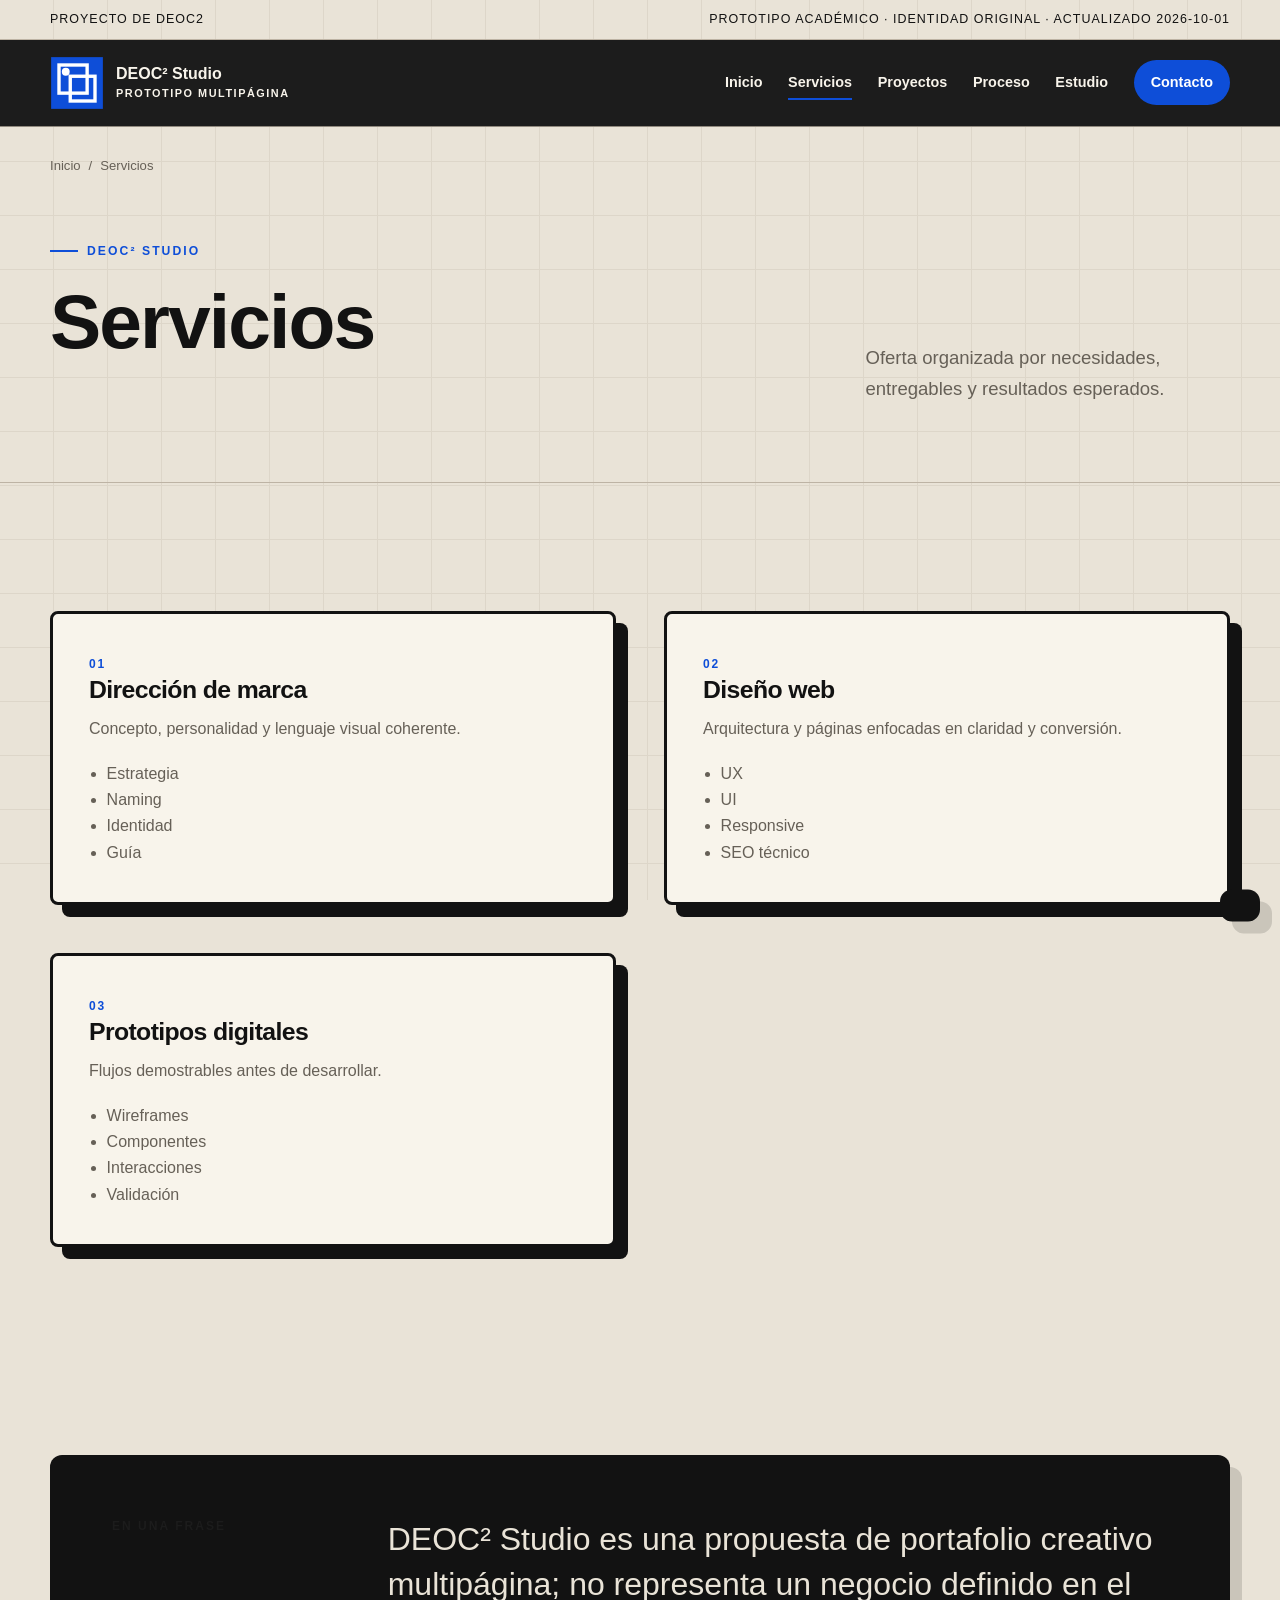
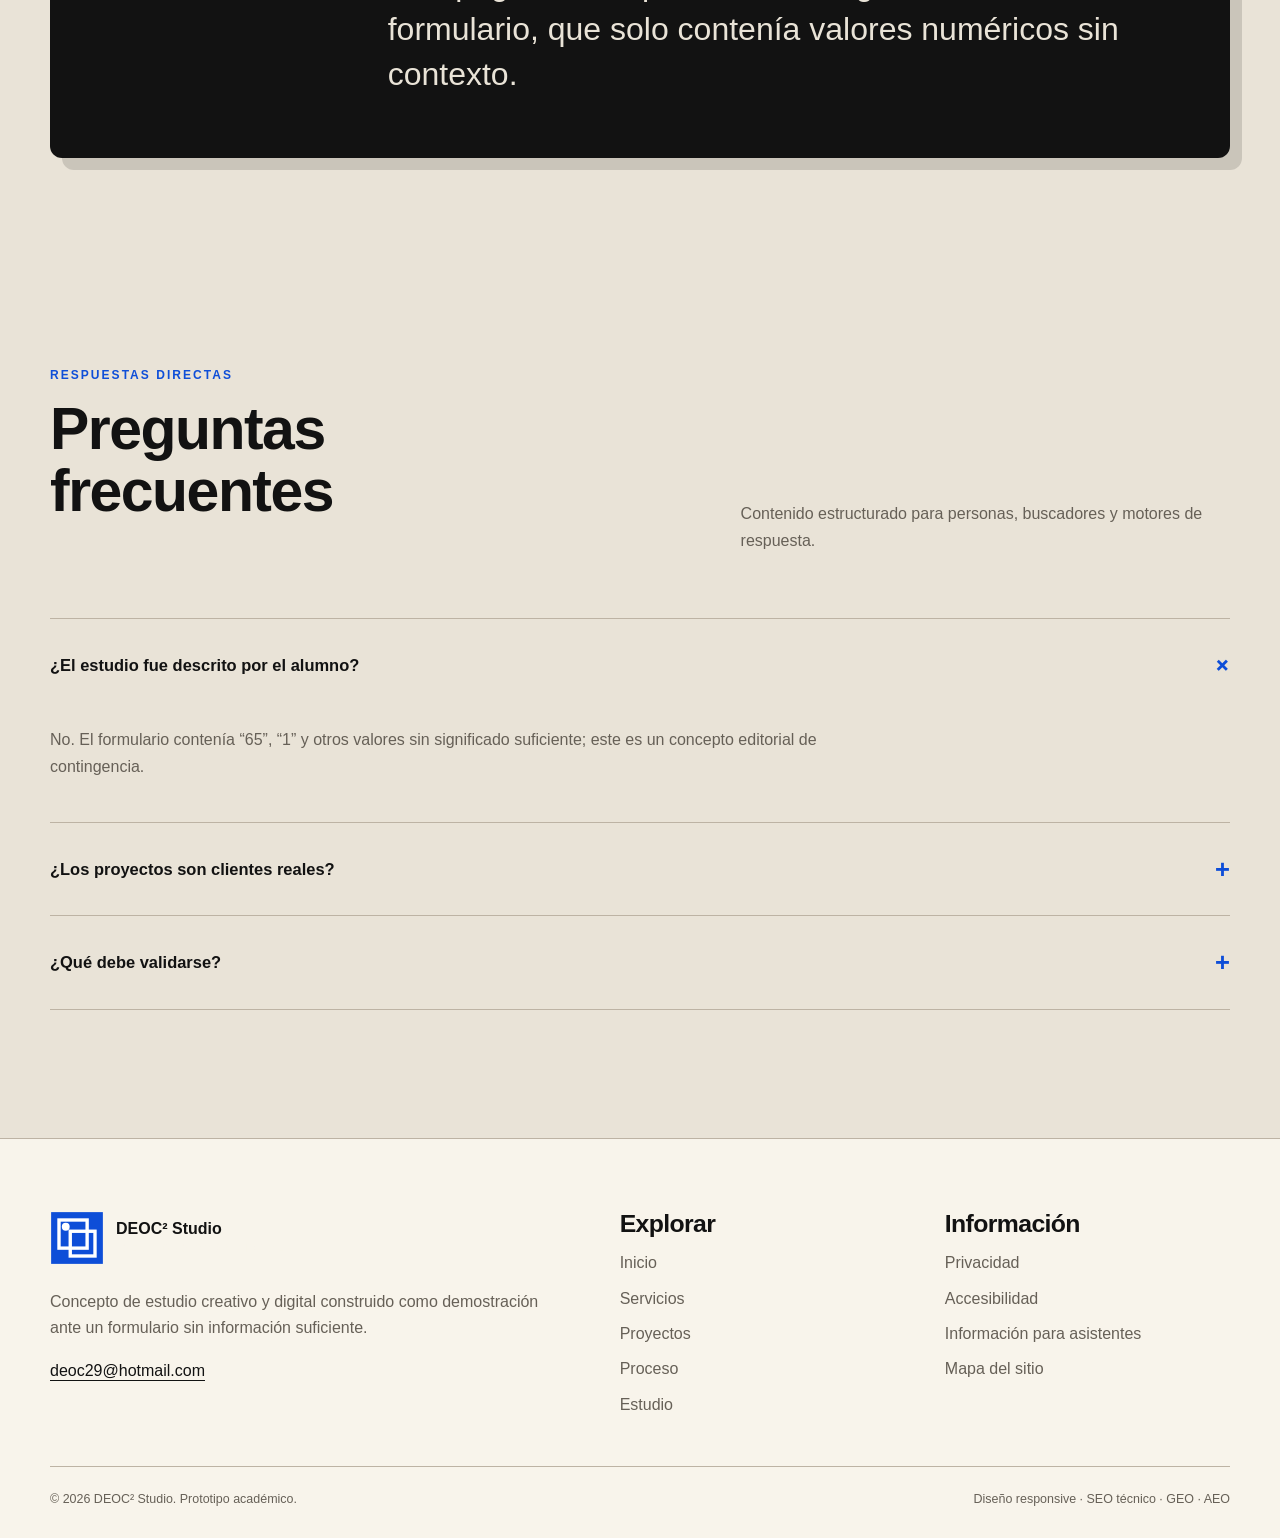
<file: servicios.html>
<!doctype html><html lang="es"><head>
<meta charset="utf-8"><meta name="viewport" content="width=device-width,initial-scale=1"><meta name="theme-color" content="#0e4ed8">
<title>Servicios | DEOC² Studio</title><meta name="description" content="Servicios de DEOC² Studio. DEOC² Studio es una propuesta de portafolio creativo multipágina; no representa un negocio definido en el formulario, que solo con…"><meta name="robots" content="index,follow,max-image-preview:large,max-snippet:-1,max-video-preview:-1"><meta name="generator" content="Centro Iberoamericano · prototipo académico">
<link rel="canonical" href="./servicios.html"><link rel="icon" href="assets/img/favicon.svg" type="image/svg+xml"><link rel="manifest" href="manifest.webmanifest"><link rel="stylesheet" href="assets/css/styles.css">
<meta property="og:type" content="website"><meta property="og:locale" content="es_EC"><meta property="og:title" content="Servicios | DEOC² Studio"><meta property="og:description" content="Servicios de DEOC² Studio. DEOC² Studio es una propuesta de portafolio creativo multipágina; no representa un negocio definido en el formulario, que solo con…"><meta property="og:url" content="./servicios.html"><meta property="og:image" content="assets/img/og-cover.png"><meta property="og:image:width" content="1200"><meta property="og:image:height" content="630"><meta property="og:site_name" content="DEOC² Studio">
<meta name="twitter:card" content="summary_large_image"><meta name="twitter:title" content="Servicios | DEOC² Studio"><meta name="twitter:description" content="Servicios de DEOC² Studio. DEOC² Studio es una propuesta de portafolio creativo multipágina; no representa un negocio definido en el formulario, que solo con…"><meta name="twitter:image" content="assets/img/og-cover.png">
<script type="application/ld+json">{"@context":"https://schema.org","@type":"ProfessionalService","@id":"./#entity","name":"DEOC² Studio","description":"Concepto de estudio creativo y digital construido como demostración ante un formulario sin información suficiente.","url":"./index.html","logo":"./assets/img/logo.svg","image":"./assets/img/og-cover.png","inLanguage":"es","email":"deoc29@hotmail.com"}</script><script type="application/ld+json">{"@context":"https://schema.org","@type":"WebSite","@id":"./#website","name":"DEOC² Studio","url":"./index.html","inLanguage":"es","publisher":{"@id":"./#entity"}}</script><script type="application/ld+json">{"@context":"https://schema.org","@type":"WebPage","name":"Servicios","description":"DEOC² Studio es una propuesta de portafolio creativo multipágina; no representa un negocio definido en el formulario, que solo contenía valores numéricos…","url":"./servicios.html","inLanguage":"es","isPartOf":{"@id":"./#website"},"about":{"@id":"./#entity"},"dateModified":"2026-10-01"}</script><script type="application/ld+json">{"@context":"https://schema.org","@type":"BreadcrumbList","itemListElement":[{"@type":"ListItem","position":1,"name":"Inicio","item":"./index.html"},{"@type":"ListItem","position":2,"name":"Servicios","item":"./servicios.html"}]}</script><script type="application/ld+json">{"@context":"https://schema.org","@type":"FAQPage","mainEntity":[{"@type":"Question","name":"¿El estudio fue descrito por el alumno?","acceptedAnswer":{"@type":"Answer","text":"No. El formulario contenía “65”, “1” y otros valores sin significado suficiente; este es un concepto editorial de contingencia."}},{"@type":"Question","name":"¿Los proyectos son clientes reales?","acceptedAnswer":{"@type":"Answer","text":"No. Son casos visuales ficticios y están rotulados como conceptos."}},{"@type":"Question","name":"¿Qué debe validarse?","acceptedAnswer":{"@type":"Answer","text":"Nombre, actividad, público, portafolio, datos de contacto y objetivos comerciales."}}]}</script></head><body data-theme="studio"><a class="skip-link" href="#contenido">Saltar al contenido</a>
<div class="topbar"><div class="container"><span>Proyecto de deoc2</span><span>Prototipo académico · identidad original · actualizado 2026-10-01</span></div></div>
<header class="site-header">
  <div class="container nav-wrap">
    <a class="brand" href="index.html" aria-label="Ir al inicio de DEOC² Studio"><img src="assets/img/favicon.svg" width="54" height="54" alt=""><span>DEOC² Studio<small>prototipo multipágina</small></span></a>
    <button class="menu-toggle" id="menu-toggle" type="button" aria-expanded="false" aria-controls="site-nav">Menú</button>
    <nav class="site-nav" id="site-nav" aria-label="Navegación principal"><a class="" href="index.html">Inicio</a><a class="" href="servicios.html" aria-current="page">Servicios</a><a class="" href="proyectos.html">Proyectos</a><a class="" href="proceso.html">Proceso</a><a class="" href="estudio.html">Estudio</a><a class="nav-cta" href="contacto.html">Contacto</a></nav>
  </div>
</header><main id="contenido"><div class="container breadcrumbs"><a href="index.html">Inicio</a><span aria-hidden="true">/</span><span>Servicios</span></div><section class="page-hero"><div class="container inner"><div><div class="eyebrow">DEOC² Studio</div><h1>Servicios</h1></div><p>Oferta organizada por necesidades, entregables y resultados esperados.</p></div></section><section class="section"><div class="container"><div class="grid-2"><article class="card"><span class="number">01</span><h3>Dirección de marca</h3><p>Concepto, personalidad y lenguaje visual coherente.</p><ul><li>Estrategia</li><li>Naming</li><li>Identidad</li><li>Guía</li></ul></article><article class="card"><span class="number">02</span><h3>Diseño web</h3><p>Arquitectura y páginas enfocadas en claridad y conversión.</p><ul><li>UX</li><li>UI</li><li>Responsive</li><li>SEO técnico</li></ul></article><article class="card"><span class="number">03</span><h3>Prototipos digitales</h3><p>Flujos demostrables antes de desarrollar.</p><ul><li>Wireframes</li><li>Componentes</li><li>Interacciones</li><li>Validación</li></ul></article></div></div></section><section class="section-sm"><div class="container"><div class="answer-box"><div class="label">En una frase</div><p>DEOC² Studio es una propuesta de portafolio creativo multipágina; no representa un negocio definido en el formulario, que solo contenía valores numéricos sin contexto.</p></div></div></section><section class="section"><div class="container"><div class="section-head"><div><div class="kicker">Respuestas directas</div><h2>Preguntas frecuentes</h2></div><p>Contenido estructurado para personas, buscadores y motores de respuesta.</p></div><div class="faq-list"><div class="faq-item" data-open="true"><button class="faq-question" type="button" aria-expanded="true"><span>¿El estudio fue descrito por el alumno?</span><span aria-hidden="true">+</span></button><div class="faq-answer"><p>No. El formulario contenía “65”, “1” y otros valores sin significado suficiente; este es un concepto editorial de contingencia.</p></div></div><div class="faq-item" data-open="false"><button class="faq-question" type="button" aria-expanded="false"><span>¿Los proyectos son clientes reales?</span><span aria-hidden="true">+</span></button><div class="faq-answer"><p>No. Son casos visuales ficticios y están rotulados como conceptos.</p></div></div><div class="faq-item" data-open="false"><button class="faq-question" type="button" aria-expanded="false"><span>¿Qué debe validarse?</span><span aria-hidden="true">+</span></button><div class="faq-answer"><p>Nombre, actividad, público, portafolio, datos de contacto y objetivos comerciales.</p></div></div></div></div></section></main><footer class="site-footer">
  <div class="container">
    <div class="footer-grid">
      <div><a class="brand" href="index.html"><img src="assets/img/favicon.svg" width="54" height="54" alt=""><span>DEOC² Studio<small>identidad provisional</small></span></a><p>Concepto de estudio creativo y digital construido como demostración ante un formulario sin información suficiente.</p><a href="mailto:deoc29@hotmail.com">deoc29@hotmail.com</a></div>
      <div><h3>Explorar</h3><div class="footer-links"><a href="index.html">Inicio</a><a href="servicios.html">Servicios</a><a href="proyectos.html">Proyectos</a><a href="proceso.html">Proceso</a><a href="estudio.html">Estudio</a></div></div>
      <div><h3>Información</h3><div class="footer-links"><a href="privacidad.html">Privacidad</a><a href="accesibilidad.html">Accesibilidad</a><a href="llms.txt">Información para asistentes</a><a href="sitemap.xml">Mapa del sitio</a></div></div>
    </div>
    <div class="footer-bottom"><span>© <span id="year">2026</span> DEOC² Studio. Prototipo académico.</span><span>Diseño responsive · SEO técnico · GEO · AEO</span></div>
  </div>
</footer><div id="toast" class="toast" role="status" aria-live="polite"></div><script src="assets/js/app.js" defer></script></body></html>
</file>
<file: assets/css/styles.css>
/* Generated 2026-10-01 · original design system for DEOC² Studio */
:root {
  --bg:#e9e3d7; --surface:#f8f4eb; --surface-2:#d6ccbd; --text:#121212; --muted:#666057;
  --line:#bdb3a4; --brand:#0e4ed8; --brand-2:#e4542f; --accent:#1c1c1c; --on-brand:#ffffff;
  --radius:0px; --shadow:12px 12px 0 rgba(18,18,18,.14); --font:Arial, Helvetica, sans-serif; --display:Arial Black, Impact, sans-serif;
  --max:1180px; --gutter:clamp(18px,4vw,44px); --section:clamp(72px,10vw,140px);
}
*{box-sizing:border-box}
html{scroll-behavior:smooth}
body{margin:0;background:var(--bg);color:var(--text);font-family:var(--font);line-height:1.65;-webkit-font-smoothing:antialiased}
body::before{content:"";position:fixed;inset:0;pointer-events:none;opacity:.28;z-index:-1;background-image:linear-gradient(to right,transparent 98%,var(--line) 98%),linear-gradient(to bottom,transparent 98%,var(--line) 98%);background-size:54px 54px}
img,svg{max-width:100%;display:block}
a{color:inherit;text-decoration-thickness:1px;text-underline-offset:4px}
button,input,select,textarea{font:inherit}
button{cursor:pointer}
::selection{background:var(--brand);color:var(--on-brand)}
.skip-link{position:fixed;left:18px;top:-100px;z-index:1000;background:var(--text);color:var(--bg);padding:12px 18px;border-radius:8px}
.skip-link:focus{top:18px}
.container{width:min(var(--max),calc(100% - 2*var(--gutter)));margin-inline:auto}
.topbar{border-bottom:1px solid var(--line);font-size:.78rem;letter-spacing:.08em;text-transform:uppercase}
.topbar .container{display:flex;justify-content:space-between;gap:20px;padding-block:9px}
.site-header{position:sticky;top:0;z-index:80;background:color-mix(in srgb,var(--bg) 88%,transparent);backdrop-filter:blur(20px);border-bottom:1px solid color-mix(in srgb,var(--line) 72%,transparent)}
.nav-wrap{min-height:86px;display:flex;align-items:center;justify-content:space-between;gap:28px}
.brand{display:inline-flex;align-items:center;gap:12px;text-decoration:none;font-weight:850;line-height:1.1}
.brand img{width:54px;height:54px}
.brand small{display:block;color:var(--muted);font-size:.68rem;letter-spacing:.14em;text-transform:uppercase;margin-top:5px}
.site-nav{display:flex;align-items:center;gap:clamp(12px,2vw,26px)}
.site-nav a{text-decoration:none;font-size:.9rem;font-weight:700;position:relative;padding:12px 0}
.site-nav.nav-dense{gap:10px} .site-nav.nav-dense a{font-size:.76rem}
.site-nav a::after{content:"";position:absolute;left:0;bottom:6px;width:100%;height:2px;background:var(--brand);transform:scaleX(0);transform-origin:right;transition:transform .25s ease}
.site-nav a:hover::after,.site-nav a[aria-current="page"]::after{transform:scaleX(1);transform-origin:left}
.nav-cta{background:var(--brand)!important;color:var(--on-brand)!important;padding:11px 17px!important;border-radius:999px}
.nav-cta::after{display:none}
.menu-toggle{display:none;border:1px solid var(--line);background:var(--surface);color:var(--text);border-radius:12px;padding:10px 14px;font-weight:800}
.breadcrumbs{display:flex;gap:8px;align-items:center;font-size:.82rem;color:var(--muted);padding-top:28px}
.breadcrumbs a{text-decoration:none}
main{overflow:hidden}
.hero{padding:clamp(52px,8vw,110px) 0 var(--section);position:relative}
.hero-grid{display:grid;grid-template-columns:minmax(0,1.02fr) minmax(360px,.98fr);align-items:center;gap:clamp(36px,6vw,90px)}
.hero-copy{position:relative;z-index:2}
.eyebrow{display:inline-flex;align-items:center;gap:9px;font-size:.76rem;font-weight:850;text-transform:uppercase;letter-spacing:.17em;color:var(--brand);margin-bottom:20px}
.eyebrow::before{content:"";width:28px;height:2px;background:currentColor}
h1,h2,h3{font-family:var(--display);line-height:1.05;margin:0 0 .55em;letter-spacing:-.025em}
h1{font-size:clamp(3rem,7.2vw,7.4rem);max-width:12ch}
h2{font-size:clamp(2.1rem,4.6vw,4.9rem);max-width:16ch}
h3{font-size:clamp(1.16rem,2vw,1.55rem)}
.lead{font-size:clamp(1.08rem,1.8vw,1.35rem);color:var(--muted);max-width:63ch;margin:0 0 30px}
.hero-actions,.action-row{display:flex;gap:13px;align-items:center;flex-wrap:wrap}
.btn{display:inline-flex;align-items:center;justify-content:center;gap:10px;min-height:50px;padding:12px 21px;border:1px solid var(--brand);background:var(--brand);color:var(--on-brand);text-decoration:none;font-weight:850;border-radius:calc(var(--radius) + 6px);transition:transform .2s ease,box-shadow .2s ease}
.btn:hover{transform:translateY(-3px);box-shadow:0 16px 34px color-mix(in srgb,var(--brand) 22%,transparent)}
.btn-secondary{background:transparent;color:var(--text);border-color:var(--line)}
.btn-ghost{background:var(--surface);color:var(--text);border-color:var(--line)}
.hero-art{position:relative}
.hero-art::before{content:"";position:absolute;inset:8% -9% -8% 10%;background:var(--brand);opacity:.10;filter:blur(50px);z-index:-1}
.hero-art img{width:100%;aspect-ratio:4/3;object-fit:cover;border-radius:calc(var(--radius) + 18px);box-shadow:var(--shadow);border:1px solid var(--line)}
.hero-badge{position:absolute;right:-18px;bottom:8%;max-width:220px;background:var(--surface);border:1px solid var(--line);padding:18px;border-radius:calc(var(--radius) + 10px);box-shadow:var(--shadow);font-size:.88rem}
.hero-badge strong{display:block;color:var(--brand);font-size:1.15rem}
.stats{display:grid;grid-template-columns:repeat(3,1fr);gap:1px;margin-top:42px;background:var(--line);border:1px solid var(--line);border-radius:calc(var(--radius) + 8px);overflow:hidden;max-width:760px}
.stat{background:var(--surface);padding:20px}
.stat strong{display:block;font-family:var(--display);font-size:clamp(1.4rem,3vw,2.35rem);line-height:1.1;color:var(--brand)}
.stat span{display:block;color:var(--muted);font-size:.82rem;margin-top:4px}
.section{padding:var(--section) 0}
.section-sm{padding:clamp(46px,7vw,80px) 0}
.section-alt{background:var(--surface);border-block:1px solid var(--line)}
.section-head{display:flex;justify-content:space-between;align-items:end;gap:40px;margin-bottom:clamp(36px,5vw,68px)}
.section-head p{max-width:55ch;color:var(--muted);margin:0}
.kicker{font-size:.75rem;text-transform:uppercase;letter-spacing:.17em;color:var(--brand);font-weight:850;margin-bottom:12px}
.grid-2{display:grid;grid-template-columns:repeat(2,minmax(0,1fr));gap:clamp(22px,4vw,48px)}
.grid-3{display:grid;grid-template-columns:repeat(3,minmax(0,1fr));gap:24px}
.grid-4{display:grid;grid-template-columns:repeat(4,minmax(0,1fr));gap:18px}
.card{background:var(--surface);border:1px solid var(--line);border-radius:calc(var(--radius) + 8px);padding:clamp(22px,3vw,36px);position:relative;overflow:hidden;transition:transform .22s ease,border-color .22s ease,box-shadow .22s ease}
.card:hover{transform:translateY(-6px);border-color:var(--brand);box-shadow:var(--shadow)}
.card .number{font-size:.75rem;letter-spacing:.15em;color:var(--brand);font-weight:900}
.card p{color:var(--muted);margin:0}
.card ul{padding-left:1.1rem;margin:18px 0 0;color:var(--muted)}
.card-link{position:absolute;inset:0;text-indent:-9999px}
.visual-card{padding:0}
.visual-card img{width:100%;aspect-ratio:4/3;object-fit:cover;border-bottom:1px solid var(--line)}
.visual-card .card-body{padding:26px}
.answer-box{display:grid;grid-template-columns:.32fr 1fr;gap:26px;background:var(--text);color:var(--bg);padding:clamp(28px,5vw,62px);border-radius:calc(var(--radius) + 12px);box-shadow:var(--shadow)}
.answer-box .label{font-size:.75rem;letter-spacing:.17em;text-transform:uppercase;font-weight:900;color:var(--accent)}
.answer-box p{font-size:clamp(1.25rem,2.8vw,2rem);line-height:1.4;margin:0;max-width:52ch}
.feature-list{display:grid;gap:18px;counter-reset:feature}
.feature{display:grid;grid-template-columns:52px 1fr;gap:18px;padding:22px 0;border-bottom:1px solid var(--line);counter-increment:feature}
.feature::before{content:counter(feature,decimal-leading-zero);width:46px;height:46px;border:1px solid var(--line);border-radius:50%;display:grid;place-items:center;color:var(--brand);font-weight:900}
.feature p{margin:0;color:var(--muted)}
.tag-list{display:flex;flex-wrap:wrap;gap:9px}
.tag,.chip{display:inline-flex;padding:8px 12px;border:1px solid var(--line);border-radius:999px;background:var(--surface);font-size:.8rem;font-weight:750}
.step-list{display:grid;grid-template-columns:repeat(4,1fr);gap:0;border:1px solid var(--line);border-radius:calc(var(--radius) + 8px);overflow:hidden}
.step{padding:28px;border-right:1px solid var(--line);background:var(--surface);min-height:220px}
.step:last-child{border-right:0}
.step strong{display:block;color:var(--brand);font-size:.8rem;letter-spacing:.14em;text-transform:uppercase;margin-bottom:36px}
.page-hero{padding:58px 0 78px;border-bottom:1px solid var(--line)}
.page-hero .inner{display:grid;grid-template-columns:1fr .48fr;gap:56px;align-items:end}
.page-hero h1{font-size:clamp(2.8rem,6vw,6rem);max-width:15ch}
.page-hero p{color:var(--muted);font-size:1.16rem;margin:0}
.prose{max-width:760px}
.prose h2{margin-top:1.5em}
.prose p,.prose li{color:var(--muted)}
.catalog-toolbar{display:flex;gap:12px;flex-wrap:wrap;align-items:center;margin-bottom:34px}
.catalog-toolbar input,.catalog-toolbar select{min-height:48px;border:1px solid var(--line);background:var(--surface);color:var(--text);border-radius:12px;padding:10px 14px}
.catalog-toolbar input{min-width:min(100%,320px);flex:1}
.product-grid{display:grid;grid-template-columns:repeat(3,minmax(0,1fr));gap:24px}
.product-card{background:var(--surface);border:1px solid var(--line);border-radius:calc(var(--radius) + 8px);overflow:hidden;display:flex;flex-direction:column}
.product-card img{aspect-ratio:4/3;width:100%;object-fit:cover;border-bottom:1px solid var(--line)}
.product-info{padding:22px;display:flex;flex-direction:column;flex:1}
.product-info p{color:var(--muted);margin:.3rem 0 1rem}
.product-meta{display:flex;justify-content:space-between;gap:15px;margin-top:auto;align-items:center}
.price{font-size:1.15rem;font-weight:900;color:var(--brand)}
.icon-button{border:1px solid var(--line);background:var(--surface);color:var(--text);width:44px;height:44px;border-radius:50%;display:grid;place-items:center}
.dashboard{display:grid;grid-template-columns:220px 1fr;min-height:620px;background:var(--surface);border:1px solid var(--line);border-radius:calc(var(--radius) + 8px);overflow:hidden;box-shadow:var(--shadow)}
.dashboard aside{background:var(--text);color:var(--bg);padding:28px 18px}
.dashboard aside strong{display:block;margin-bottom:28px}
.dashboard aside a{display:block;text-decoration:none;padding:10px 12px;border-radius:10px;margin-bottom:6px;color:color-mix(in srgb,var(--bg) 75%,transparent)}
.dashboard aside a:first-of-type{background:var(--brand);color:var(--on-brand)}
.dashboard-main{padding:30px}
.metric-grid{display:grid;grid-template-columns:repeat(3,1fr);gap:16px}
.metric{border:1px solid var(--line);border-radius:14px;padding:20px;background:var(--bg)}
.metric strong{display:block;font-size:1.8rem;color:var(--brand)}
.bar-chart{height:220px;display:flex;align-items:end;gap:12px;padding:24px 12px;border:1px solid var(--line);border-radius:14px;margin-top:22px}
.bar-chart i{display:block;flex:1;background:var(--brand);border-radius:8px 8px 0 0;min-height:18px;opacity:.85}
.table-wrap{overflow:auto;border:1px solid var(--line);border-radius:14px;margin-top:22px}
table{width:100%;border-collapse:collapse;min-width:680px;background:var(--surface)}
th,td{padding:15px;text-align:left;border-bottom:1px solid var(--line);font-size:.9rem}
th{font-size:.75rem;text-transform:uppercase;letter-spacing:.08em;color:var(--muted)}
.status{display:inline-flex;padding:5px 9px;border-radius:999px;background:color-mix(in srgb,var(--accent) 20%,var(--surface));color:var(--text);font-size:.75rem;font-weight:800}
.timeline{position:relative;display:grid;gap:24px;margin-left:20px}
.timeline::before{content:"";position:absolute;left:18px;top:0;bottom:0;width:2px;background:var(--line)}
.timeline-item{position:relative;padding:20px 24px 20px 70px;background:var(--surface);border:1px solid var(--line);border-radius:calc(var(--radius) + 6px)}
.timeline-item::before{content:"";position:absolute;left:7px;top:28px;width:24px;height:24px;border-radius:50%;background:var(--brand);border:5px solid var(--bg);z-index:2}
.faq-list{border-top:1px solid var(--line)}
.faq-item{border-bottom:1px solid var(--line)}
.faq-question{width:100%;display:flex;justify-content:space-between;gap:24px;align-items:center;text-align:left;border:0;background:transparent;color:var(--text);padding:25px 0;font-weight:850;font-size:1.03rem}
.faq-question span:last-child{font-size:1.6rem;color:var(--brand);transition:transform .2s ease}
.faq-answer{display:none;max-width:850px;color:var(--muted);padding:0 0 26px}
.faq-item[data-open="true"] .faq-answer{display:block}
.faq-item[data-open="true"] .faq-question span:last-child{transform:rotate(45deg)}
.form-grid{display:grid;grid-template-columns:repeat(2,minmax(0,1fr));gap:18px}
.field{display:grid;gap:8px}
.field.full{grid-column:1/-1}
.field label{font-size:.82rem;font-weight:850}
.field input,.field select,.field textarea{width:100%;border:1px solid var(--line);background:var(--surface);color:var(--text);padding:13px 14px;border-radius:12px;outline:none}
.field input:focus,.field select:focus,.field textarea:focus{border-color:var(--brand);box-shadow:0 0 0 4px color-mix(in srgb,var(--brand) 14%,transparent)}
.field textarea{min-height:150px;resize:vertical}
.contact-layout{display:grid;grid-template-columns:.72fr 1.28fr;gap:clamp(28px,5vw,70px)}
.contact-panel{background:var(--text);color:var(--bg);padding:36px;border-radius:calc(var(--radius) + 12px)}
.contact-panel a{color:var(--bg)}
.notice{padding:18px 20px;border-left:4px solid var(--accent);background:color-mix(in srgb,var(--accent) 12%,var(--surface));border-radius:0 12px 12px 0;color:var(--muted)}
.code-window{background:#05070a;color:#d8ffe8;border:1px solid var(--line);border-radius:14px;overflow:hidden;font-family:Consolas,monospace;box-shadow:var(--shadow)}
.code-head{display:flex;gap:8px;padding:14px;border-bottom:1px solid #233029}
.code-head i{width:11px;height:11px;border-radius:50%;background:#4e625a}
.code-body{padding:24px;overflow:auto;font-size:.88rem;line-height:1.8}
.code-body .cmd{color:#8fff5a}
.code-body .key{color:#58d1ff}
.assistant-demo{display:grid;grid-template-columns:.42fr .58fr;border:1px solid var(--line);border-radius:calc(var(--radius) + 8px);overflow:hidden;background:var(--surface);min-height:520px}
.assistant-sidebar{padding:26px;background:var(--surface2);border-right:1px solid var(--line)}
.assistant-chat{padding:30px;display:flex;flex-direction:column}
.bubble{max-width:78%;padding:15px 18px;border-radius:20px;margin-bottom:14px;background:var(--surface2)}
.bubble.user{align-self:flex-end;background:var(--brand);color:var(--on-brand)}
.chat-form{margin-top:auto;display:flex;gap:10px}
.chat-form input{flex:1;border:1px solid var(--line);padding:13px;border-radius:999px;background:var(--bg);color:var(--text)}
.calculator{display:grid;grid-template-columns:1fr .8fr;gap:24px;background:var(--surface);border:1px solid var(--line);padding:30px;border-radius:calc(var(--radius) + 8px)}
.result-panel{background:var(--text);color:var(--bg);padding:28px;border-radius:calc(var(--radius) + 4px)}
.result-panel strong{display:block;font-size:2.4rem;color:var(--accent)}
.callout{display:grid;grid-template-columns:1fr auto;align-items:center;gap:30px;background:var(--brand);color:var(--on-brand);padding:clamp(30px,5vw,62px);border-radius:calc(var(--radius) + 12px)}
.callout h2{font-size:clamp(2rem,4vw,4rem);margin:0}
.callout p{max-width:58ch;opacity:.84}
.callout .btn{background:var(--on-brand);color:var(--brand);border-color:var(--on-brand)}
.site-footer{padding:72px 0 28px;border-top:1px solid var(--line);background:var(--surface)}
.footer-grid{display:grid;grid-template-columns:1.3fr repeat(2,.7fr);gap:40px}
.footer-grid p{color:var(--muted);max-width:55ch}
.footer-links{display:grid;gap:9px}
.footer-links a{text-decoration:none;color:var(--muted)}
.footer-bottom{display:flex;justify-content:space-between;gap:20px;flex-wrap:wrap;border-top:1px solid var(--line);margin-top:48px;padding-top:22px;font-size:.78rem;color:var(--muted)}
.toast{position:fixed;right:20px;bottom:20px;z-index:200;background:var(--text);color:var(--bg);padding:16px 20px;border-radius:12px;box-shadow:var(--shadow);transform:translateY(130%);transition:transform .25s ease;max-width:360px}
.toast.show{transform:translateY(0)}
.sr-only{position:absolute!important;width:1px!important;height:1px!important;padding:0!important;margin:-1px!important;overflow:hidden!important;clip:rect(0,0,0,0)!important;white-space:nowrap!important;border:0!important}
.empty-state{display:none;padding:30px;text-align:center;border:1px dashed var(--line);color:var(--muted);border-radius:14px}
/* Strong visual differentiation by theme */
body[data-theme="fashion"] h1,body[data-theme="fashion"] h2{font-weight:400;letter-spacing:-.045em}
body[data-theme="fashion"] .topbar{background:var(--text);color:var(--bg)}
body[data-theme="fashion"] .hero-grid{grid-template-columns:.72fr 1.28fr}
body[data-theme="fashion"] .hero-art img{border-radius:0}
body[data-theme="fashion"] .btn,body[data-theme="fashion"] .card,body[data-theme="fashion"] .product-card{border-radius:0}
body[data-theme="studio"] .card,body[data-theme="studio"] .hero-art img,body[data-theme="studio"] .callout{box-shadow:12px 12px 0 var(--text);border:3px solid var(--text)}
body[data-theme="studio"] .site-header{background:var(--accent);color:var(--surface)}
body[data-theme="studio"] .brand small,body[data-theme="studio"] .site-nav a{color:var(--surface)}
body[data-theme="datagov"] body,body[data-theme="datagov"] .eyebrow{font-family:var(--font)}
body[data-theme="datagov"] h1,body[data-theme="datagov"] h2{text-transform:uppercase;letter-spacing:-.02em}
body[data-theme="datagov"] .hero-art img{filter:saturate(1.2) contrast(1.05)}
body[data-theme="editorial"] .hero-copy{border-left:5px solid var(--brand);padding-left:clamp(20px,3vw,45px)}
body[data-theme="travel"] .hero-art img,body[data-theme="health"] .hero-art img{border-radius:48% 52% 38% 62% / 44% 38% 62% 56%}
body[data-theme="industrial"] .eyebrow,body[data-theme="industrial"] h1,body[data-theme="industrial"] h2{text-transform:uppercase}
body[data-theme="industrial"] .hero-art img{border:10px solid var(--surface2);transform:rotate(1.5deg)}
body[data-theme="voice"] .hero::after{content:"";position:absolute;left:0;right:0;bottom:30px;height:100px;background:repeating-radial-gradient(ellipse at center,var(--brand) 0 2px,transparent 2px 18px);opacity:.07}
@media (max-width:980px){
  .menu-toggle{display:block} .site-nav{display:none;position:absolute;left:var(--gutter);right:var(--gutter);top:78px;background:var(--surface);border:1px solid var(--line);padding:18px;flex-direction:column;align-items:stretch;border-radius:16px;box-shadow:var(--shadow)}
  .site-nav.open{display:flex} .site-nav a{padding:10px} .nav-cta{text-align:center}
  .hero-grid,.page-hero .inner,.contact-layout,.assistant-demo,.calculator{grid-template-columns:1fr}
  .hero-art{max-width:760px} .answer-box{grid-template-columns:1fr} .grid-4{grid-template-columns:repeat(2,1fr)}
  .product-grid,.grid-3{grid-template-columns:repeat(2,minmax(0,1fr))} .step-list{grid-template-columns:repeat(2,1fr)} .step:nth-child(2){border-right:0} .step:nth-child(-n+2){border-bottom:1px solid var(--line)}
  .dashboard{grid-template-columns:1fr} .dashboard aside{display:flex;gap:8px;overflow:auto} .dashboard aside strong{display:none} .dashboard aside a{white-space:nowrap;margin:0}
  .assistant-sidebar{border-right:0;border-bottom:1px solid var(--line)}
}
@media (max-width:680px){
  .topbar .container{display:block} .topbar .container span:last-child{display:none} .brand span{display:none}
  .hero{padding-top:42px} h1{font-size:clamp(2.7rem,15vw,4.8rem)} .hero-grid{display:flex;flex-direction:column}
  body[data-theme="fashion"] .hero-grid{display:flex} .hero-art{order:-1} .hero-badge{right:8px}
  .stats{grid-template-columns:1fr} .grid-2,.grid-3,.grid-4,.product-grid,.form-grid,.metric-grid{grid-template-columns:1fr}
  .section-head,.callout,.footer-bottom{align-items:start;flex-direction:column;display:flex} .step-list{grid-template-columns:1fr} .step{border-right:0;border-bottom:1px solid var(--line)}
  .footer-grid{grid-template-columns:1fr} .field.full{grid-column:auto} .dashboard-main{padding:18px} .contact-panel{padding:26px}
  .product-meta{align-items:flex-start} .answer-box p{font-size:1.17rem}
}
@media (prefers-reduced-motion:reduce){*{animation:none!important;transition:none!important;scroll-behavior:auto!important}}
@media print{.site-header,.topbar,.hero-actions,.callout,.site-footer,.menu-toggle{display:none!important}body{background:#fff;color:#000}.section{padding:30px 0}}
</file>
